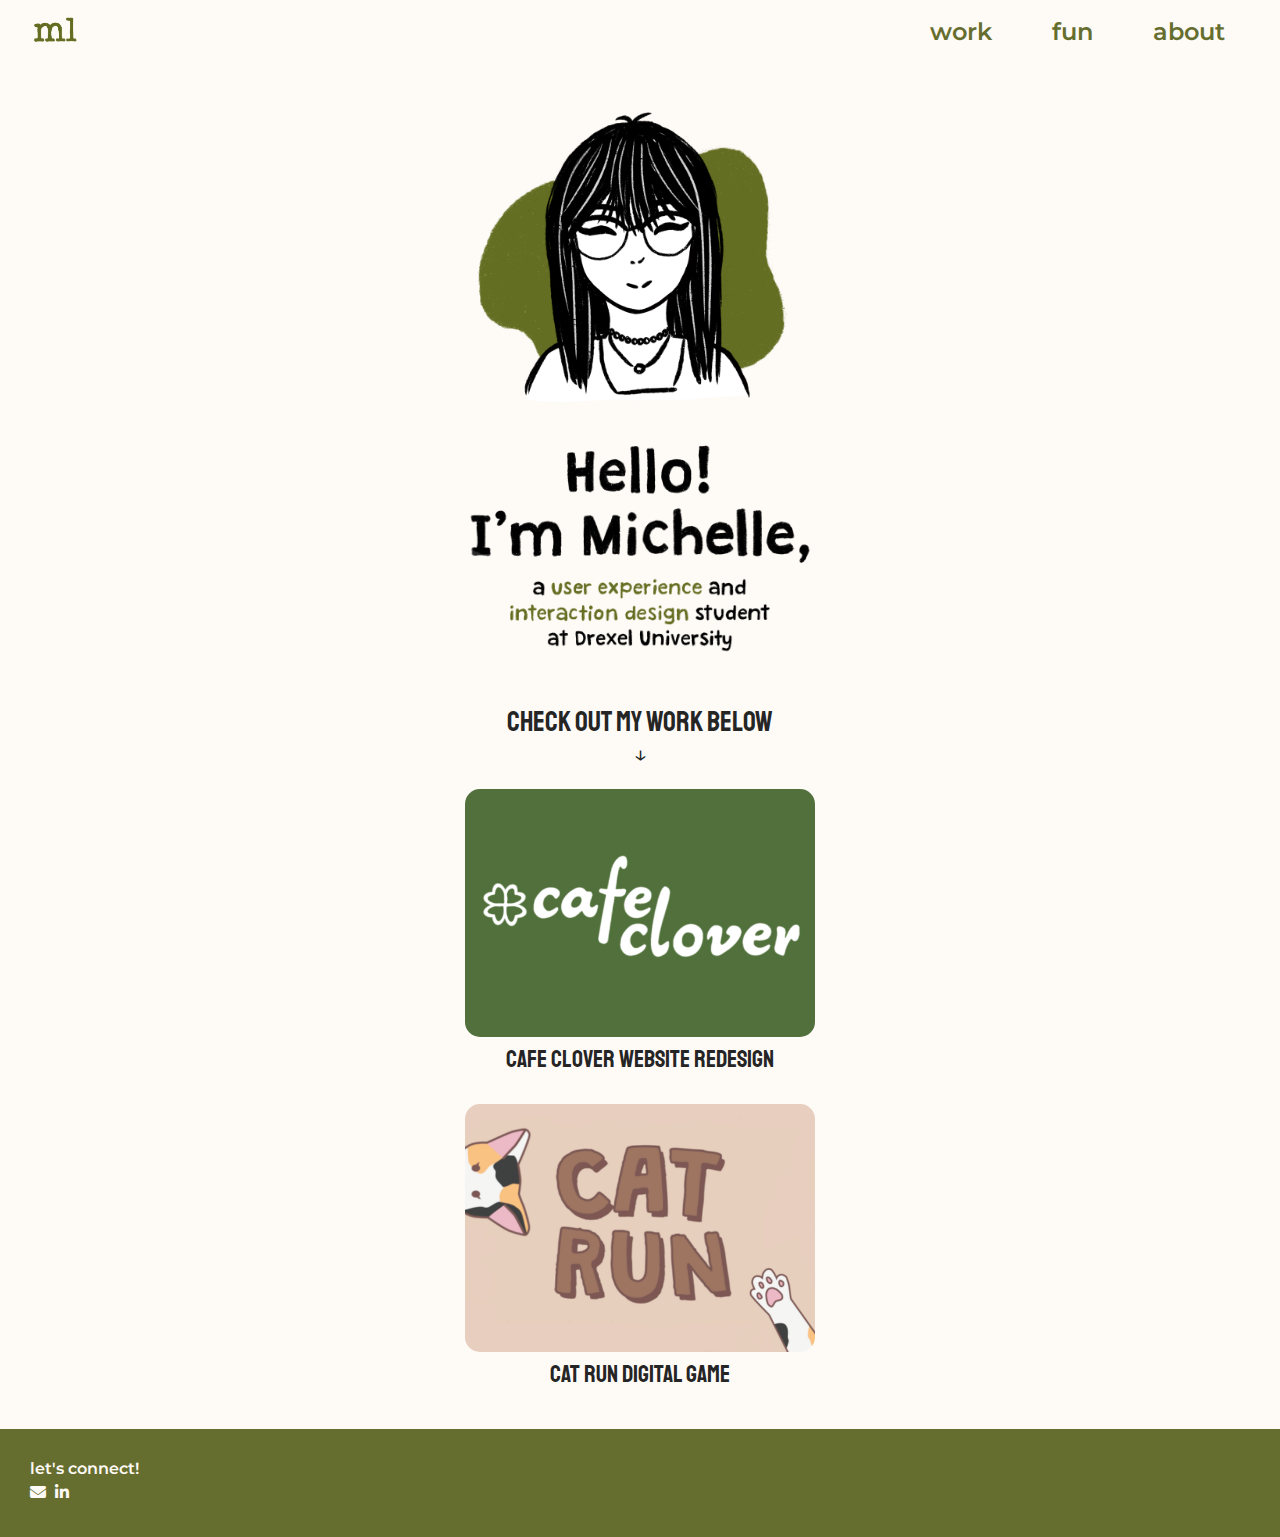
<file: index.html>
<!DOCTYPE html>
<html lang="en">
<head>
    <meta charset="UTF-8">
    <meta http-equiv="X-UA-Compatible" content="IE=edge">
    <meta name="viewport" content="width=device-width, initial-scale=1.0">
    <title>Home</title>
    <link href="css/normalize.css" rel="normalize" type="text/css">
    <link href="css/style.css" rel="stylesheet" type="text/css">
    <link href="https://cdnjs.cloudflare.com/ajax/libs/font-awesome/6.2.0/css/all.min.css" rel="stylesheet" type="text/css">
</head>
<body>
    <header>
        <nav>
            <div class="logo">
            <a href="index.html"><img
                alt="logo"
                height="60"
                width="60"
                src="assets/portfolioiconsmall.png"></a>
            </div>
            <div class="navbar">
                <input type="checkbox" class="toggle-menu">
                <div class="hamburger"></div>
                <ul class="menu">
                    <li><a href="index.html">work</a></li>
                    <li><a href="fun.html">fun</a></li>
                    <li><a href="about.html">about</a></li>
                </ul>
            </div>
        </nav>
    </header>
<div class="intro"> <!--Fun doodle of myself + short introduction of who I am and what I'm studying.-->
    <section>
        <img class="introimg"
        alt="intro img"
        height="400"
        width="400"
        src="assets/portfolioicon.png"/>
    </section>
    <section>
        <img class="introtext"
        alt="intro text"
        height="400"
        width="400"
        src="assets/portfoliointro.png"/>
    </section>
</div>
<div class="casestudies"> 
    <section class="check-work" id="work">
        <h3>check out my work below</h3>
    </section>
    <section class="arrow">
        <h3>&#8595;</h3>
    </section>
    <!--Clicking on the cover of each project will bring the user to the respective case study.-->
    <section class="case-study-1">
        <a href="casestudy1.html"><img
        alt="casestudy1"
        width="375"
        src="assets/cafeclovercover.png"
        /></a>
    </section>
    <section>
        <h2>Cafe Clover Website Redesign</h2>
    </section>
    <section class="case-study-2">
        <a href="casestudy2.html"><img
        alt="casestudy1"
        width="375"
        src="assets/catruncover.png"
        /></a>
    </section>
    <section>
        <h2>Cat Run Digital Game</h2>
    </section>
</div>
<footer class="footer">
    <section>
        <h4>let's connect!</h4>
        <a target="_blank" href="mailto:ml3725@drexel.edu"><i class="fa fa-envelope"></i></a>
        <a target="_blank" href="https://www.linkedin.com/in/mi-chelle-le/"><i class="fab fa-linkedin-in"></i></a>
    </section>
</footer>
</body>
</html>
</file>
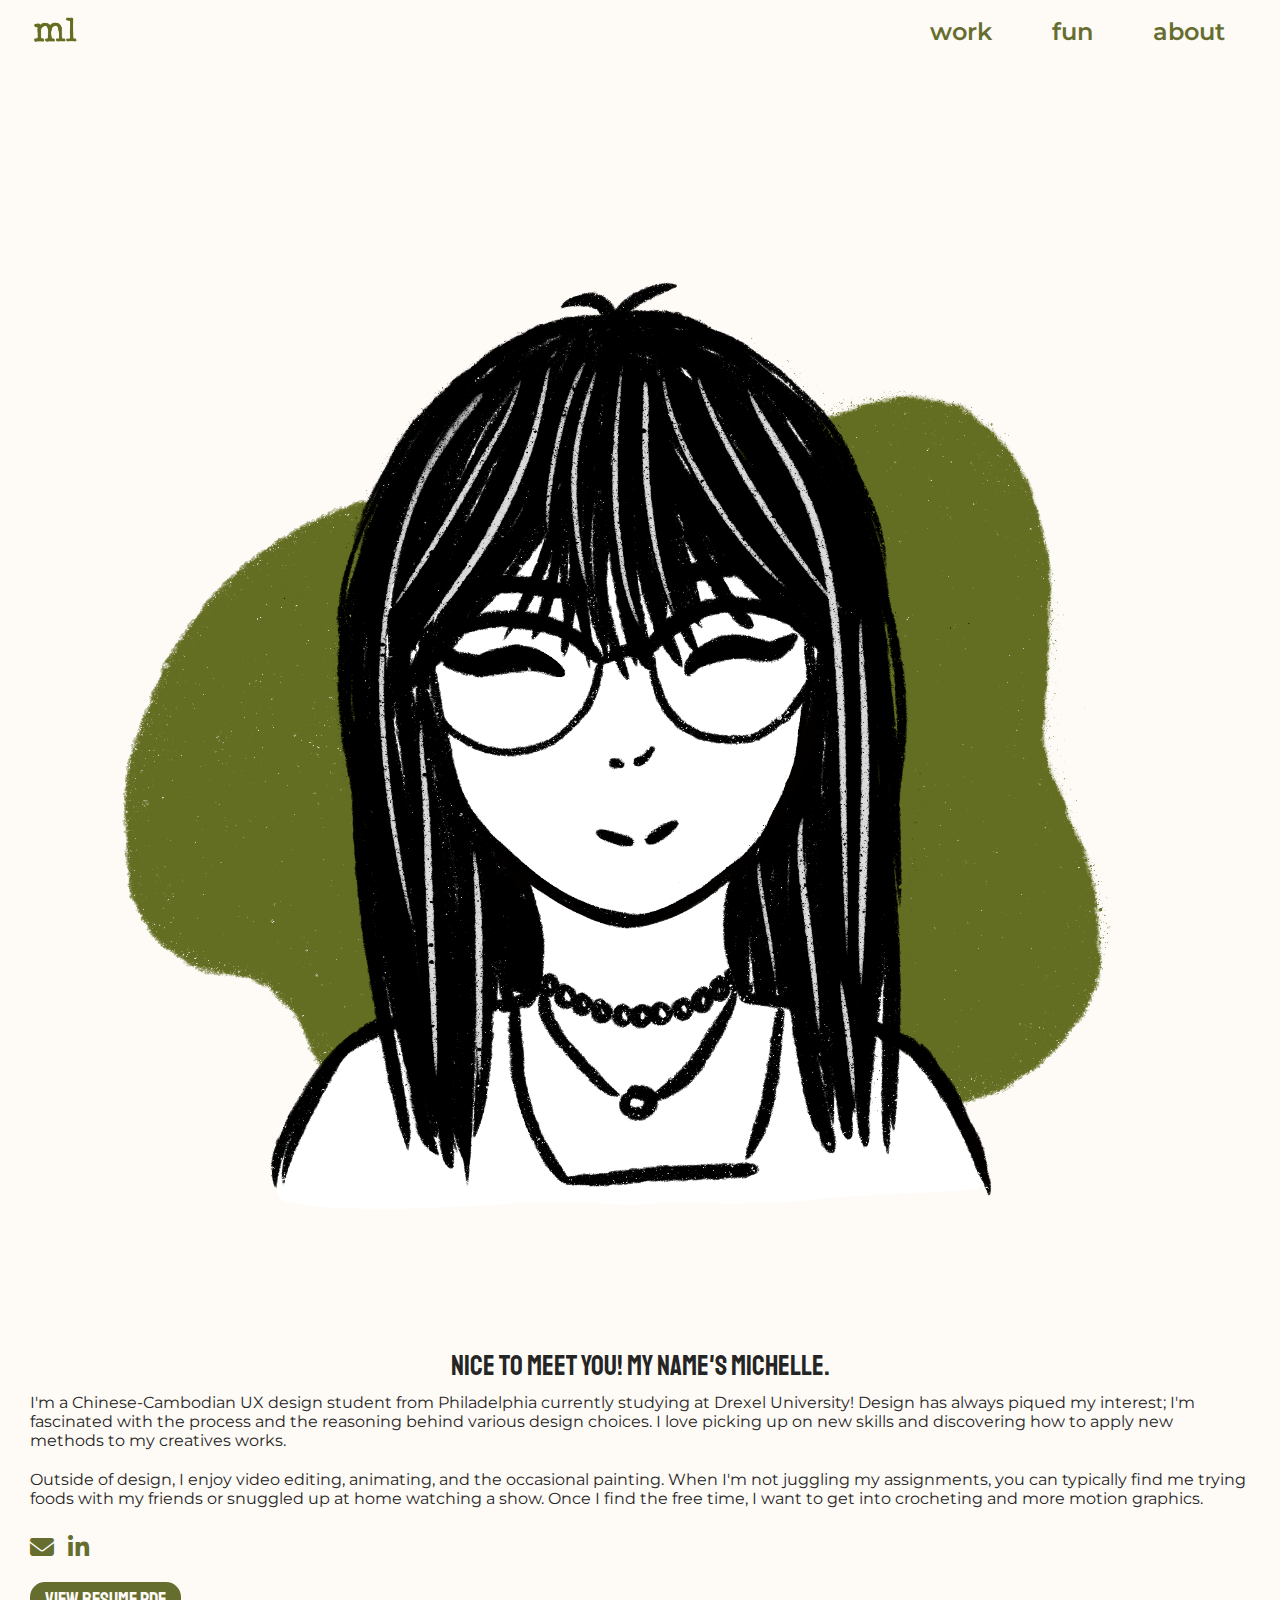
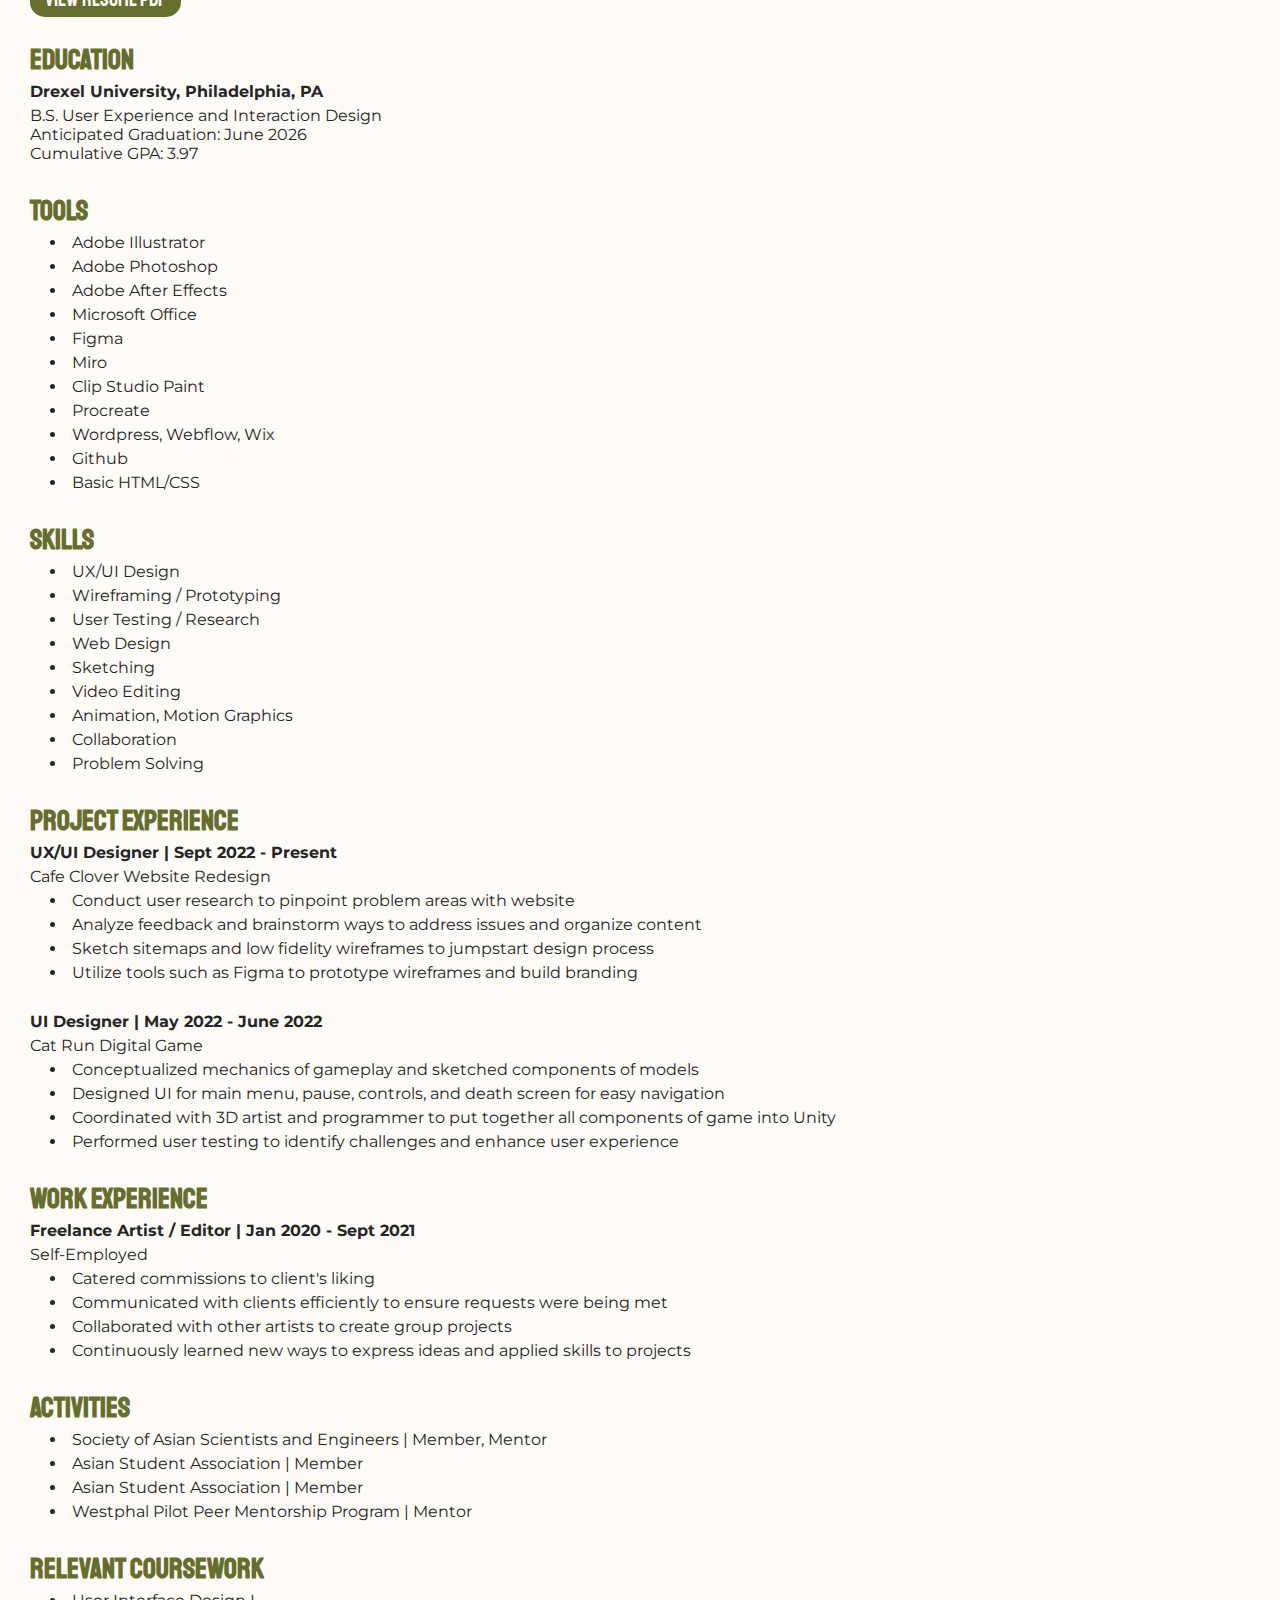
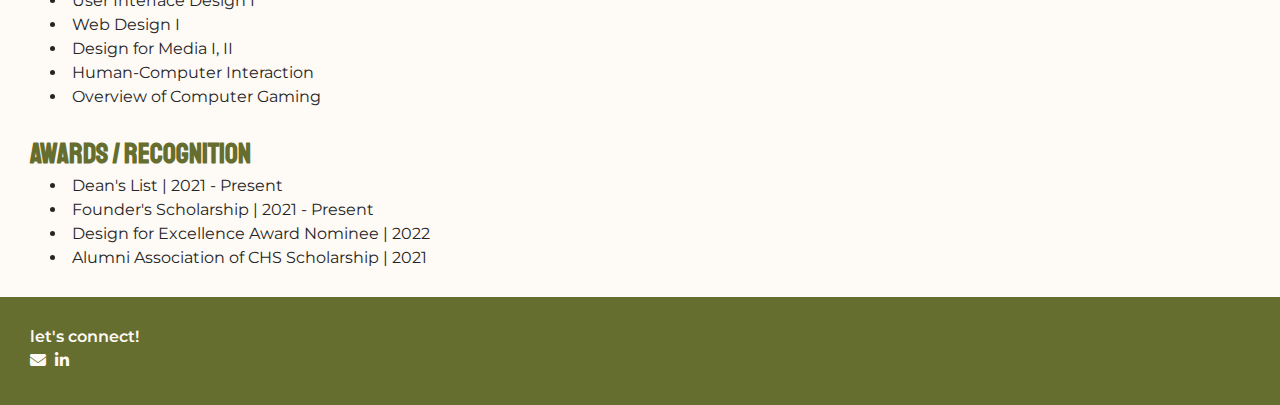
<file: about.html>
<!DOCTYPE html>
<html lang="en">
<head>
    <meta charset="UTF-8">
    <meta http-equiv="X-UA-Compatible" content="IE=edge">
    <meta name="viewport" content="width=device-width, initial-scale=1.0">
    <title>About</title>
    <link href="css/normalize.css" rel="normalize" type="text/css">
    <link href="css/style.css" rel="stylesheet" type="text/css">
    <link href="https://cdnjs.cloudflare.com/ajax/libs/font-awesome/6.2.0/css/all.min.css" rel="stylesheet" type="text/css">
</head>
<body>
    <header>
        <nav>
            <div class="logo">
            <a href="index.html"><img
                alt="logo"
                height="60"
                width="60"
                src="assets/portfolioiconsmall.png"></a>
            </div>
            <div class="navbar">
                <input type="checkbox" class="toggle-menu">
                <div class="hamburger"></div>
                <ul class="menu">
                    <li><a href="index.html">work</a></li>
                    <li><a href="fun.html">fun</a></li>
                    <li><a href="about.html">about</a></li>
                </ul>
            </div>
        </nav>
</header>
<div class="about">
<section> <!--A short introduction to who I am, along with button links to my email and linkedin.-->
    <img
    alt="portrait"
    style="width:100%"
    src="assets/portfolioicon.png"
    />
    <h3>Nice to meet you!
        My name's Michelle.</h3>
    <p>I&#39;m a Chinese-Cambodian UX design student from Philadelphia currently studying at Drexel University! Design has always piqued my interest; I&#39;m fascinated with the process and the reasoning behind various design choices. I love picking up on new skills and discovering how to apply new methods to my creatives works.</p>
    <p>Outside of design, I enjoy video editing, animating, and the occasional painting. When I&#39;m not juggling my assignments, you can typically find me trying foods with my friends or snuggled up at home watching a show. Once I find the free time, I want to get into crocheting and more motion graphics.</p>
</section>
<section class="contact">
    <a target="_blank" href="mailto:ml3725@drexel.edu"><i class="fa fa-envelope"></i></a>
    <a target="_blank" href="https://www.linkedin.com/in/mi-chelle-le/"><i class="fab fa-linkedin-in"></i></a>
</section>
</div>
<div class="resume"> <!--Start of resume section. If user needs a PDF version of my resume, they can click the button to obtain that. Otherwise, the whole resume can be read on this page.-->
<section>
    <a class="button" target="_blank" href="assets/portfolioresume.pdf">View Resume PDF</a>
</section>
<section>
    <h4>Education</h4>
    <h5>Drexel University, Philadelphia, PA</h5>
    <p>B.S. User Experience and Interaction Design</p>
    <p>Anticipated Graduation: June 2026</p>
    <p>Cumulative GPA: 3.97</p>
</section>
<section>
    <h4>Tools</h4>
    <ul>
        <li>Adobe Illustrator</li>
        <li>Adobe Photoshop</li>
        <li>Adobe After Effects</li>
        <li>Microsoft Office</li>
        <li>Figma</li>
        <li>Miro</li>
        <li>Clip Studio Paint</li>
        <li>Procreate</li>
        <li>Wordpress, Webflow, Wix</li>
        <li>Github</li>
        <li>Basic HTML/CSS</li>
    </ul>
</section>
<section>
    <h4>Skills</h4>
    <ul>
        <li>UX/UI Design</li>
        <li>Wireframing / Prototyping</li>
        <li>User Testing / Research</li>
        <li>Web Design</li>
        <li>Sketching</li>
        <li>Video Editing</li>
        <li>Animation, Motion Graphics</li>
        <li>Collaboration</li>
        <li>Problem Solving</li>
    </ul>
</section>
<section>
    <h4>Project Experience</h4>
    <h5>UX/UI Designer | Sept 2022 - Present</h5>
    <p>Cafe Clover Website Redesign</p>
    <ul>
        <li>Conduct user research to pinpoint problem areas with website</li>
        <li>Analyze feedback and brainstorm ways to address issues and organize content</li>
        <li>Sketch sitemaps and low fidelity wireframes to jumpstart design process</li>
        <li>Utilize tools such as Figma to prototype wireframes and build branding</li>
    </ul>
    <h5>UI Designer | May 2022 - June 2022</h5>
    <p>Cat Run Digital Game</p>
    <ul>
        <li>Conceptualized mechanics of gameplay and sketched components of models</li>
        <li>Designed UI for main menu, pause, controls, and death screen for easy navigation</li>
        <li>Coordinated with 3D artist and programmer to put together all components of game into Unity</li>
        <li>Performed user testing to identify challenges and enhance user experience</li>
    </ul>
</section>
<section>
    <h4>Work Experience</h4>
    <h5>Freelance Artist / Editor | Jan 2020 - Sept 2021</h5>
    <p>Self-Employed</p>
    <ul>
        <li>Catered commissions to client&#39;s liking</li>
        <li>Communicated with clients efficiently to ensure requests were being met</li>
        <li>Collaborated with other artists to create group projects</li>
        <li>Continuously learned new ways to express ideas and applied skills to projects</li>
    </ul>
</section>
<section>
    <h4>Activities</h4>
    <ul>
        <li>Society of Asian Scientists and Engineers | Member, Mentor</li>
        <li>Asian Student Association | Member</li>
        <li>Asian Student Association | Member</li>
        <li>Westphal Pilot Peer Mentorship Program | Mentor</li>
    </ul>
</section>
<section>
    <h4>Relevant Coursework</h4>
    <ul>
        <li>User Interface Design I</li>
        <li>Web Design I</li>
        <li>Design for Media I, II</li>
        <li>Human-Computer Interaction</li>
        <li>Overview of Computer Gaming</li>
    </ul>
</section>
<section>
    <h4>Awards / Recognition</h4>
    <ul>
        <li>Dean&#39;s List | 2021 - Present</li>
        <li>Founder&#39;s Scholarship | 2021 - Present</li>
        <li>Design for Excellence Award Nominee | 2022</li>
        <li>Alumni Association of CHS Scholarship | 2021</li>
    </ul>
</section>
</div>
<footer class="footer">
    <section>
        <h4>let's connect!</h4>
        <a target="_blank" href="mailto:ml3725@drexel.edu"><i class="fa fa-envelope"></i></a>
        <a target="_blank" href="https://www.linkedin.com/in/mi-chelle-le/"><i class="fab fa-linkedin-in"></i></a>
    </section>
</footer>
</body>
</html>
</file>
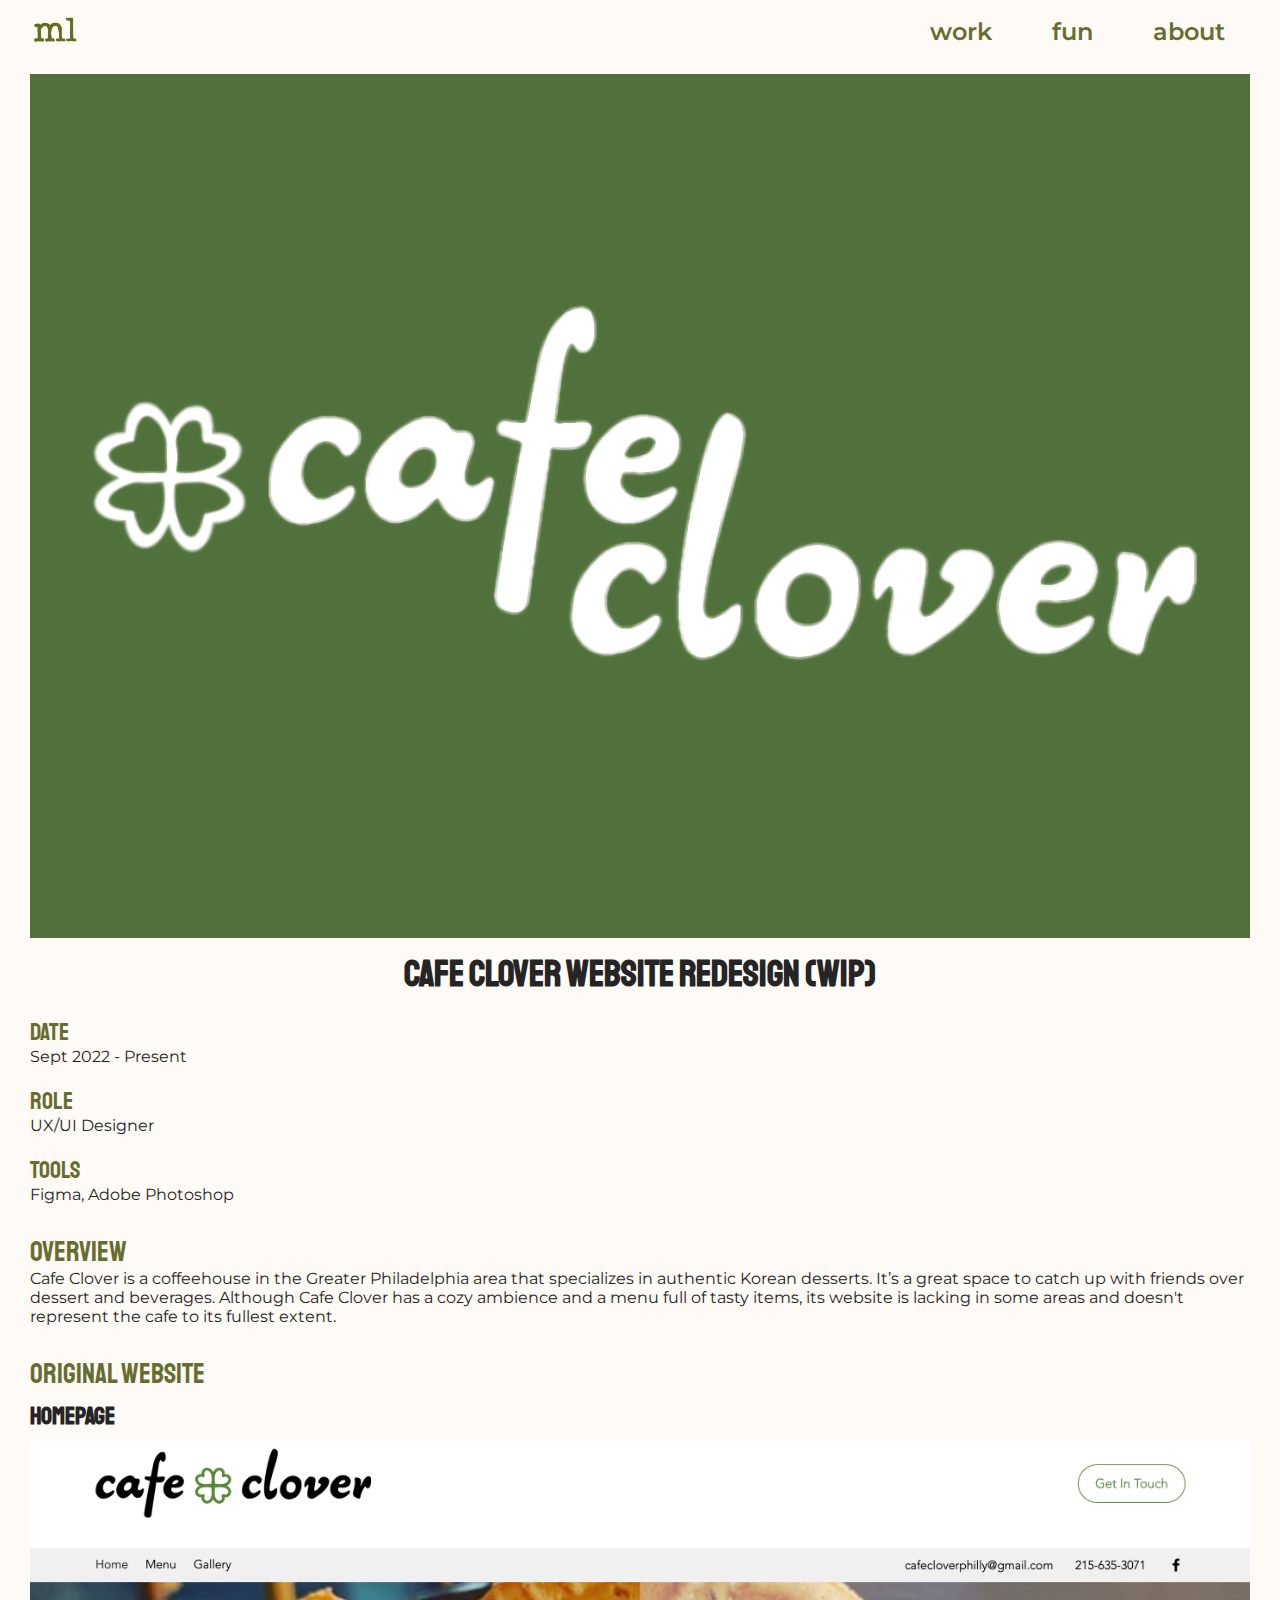
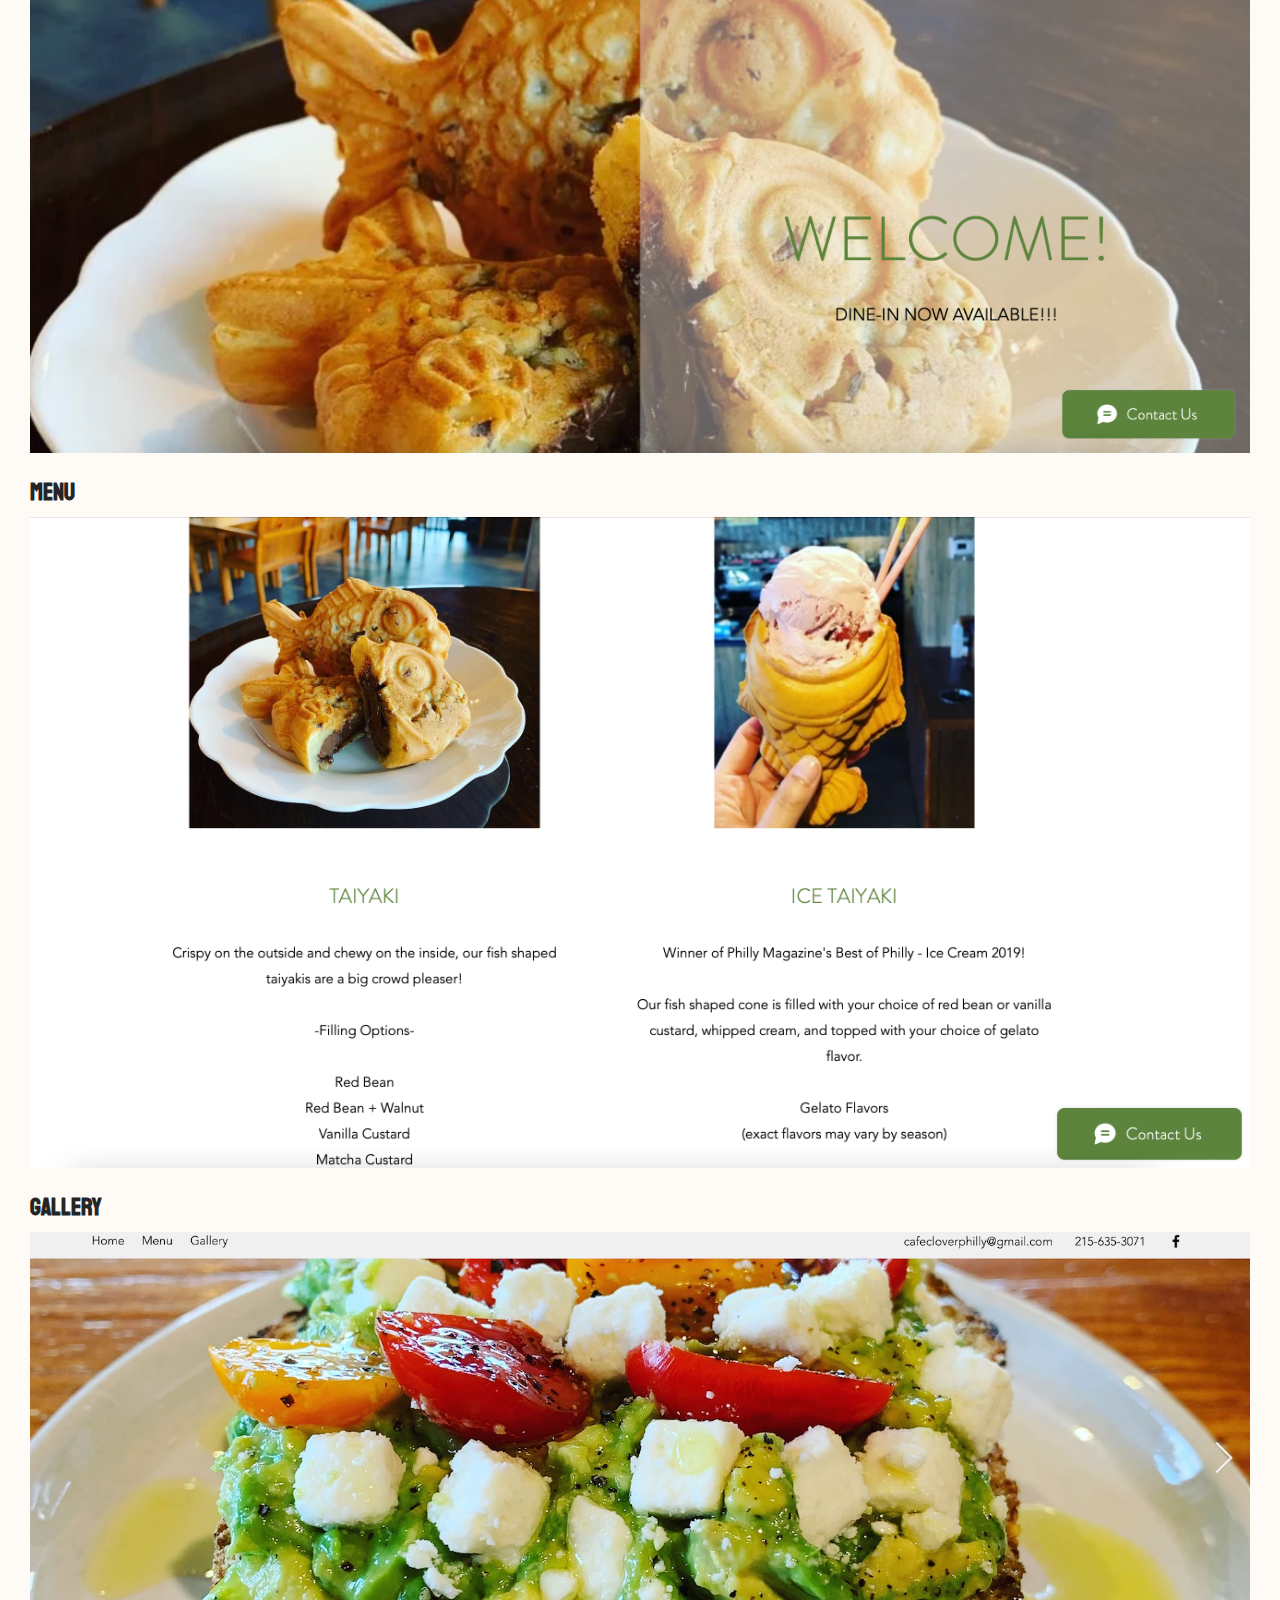
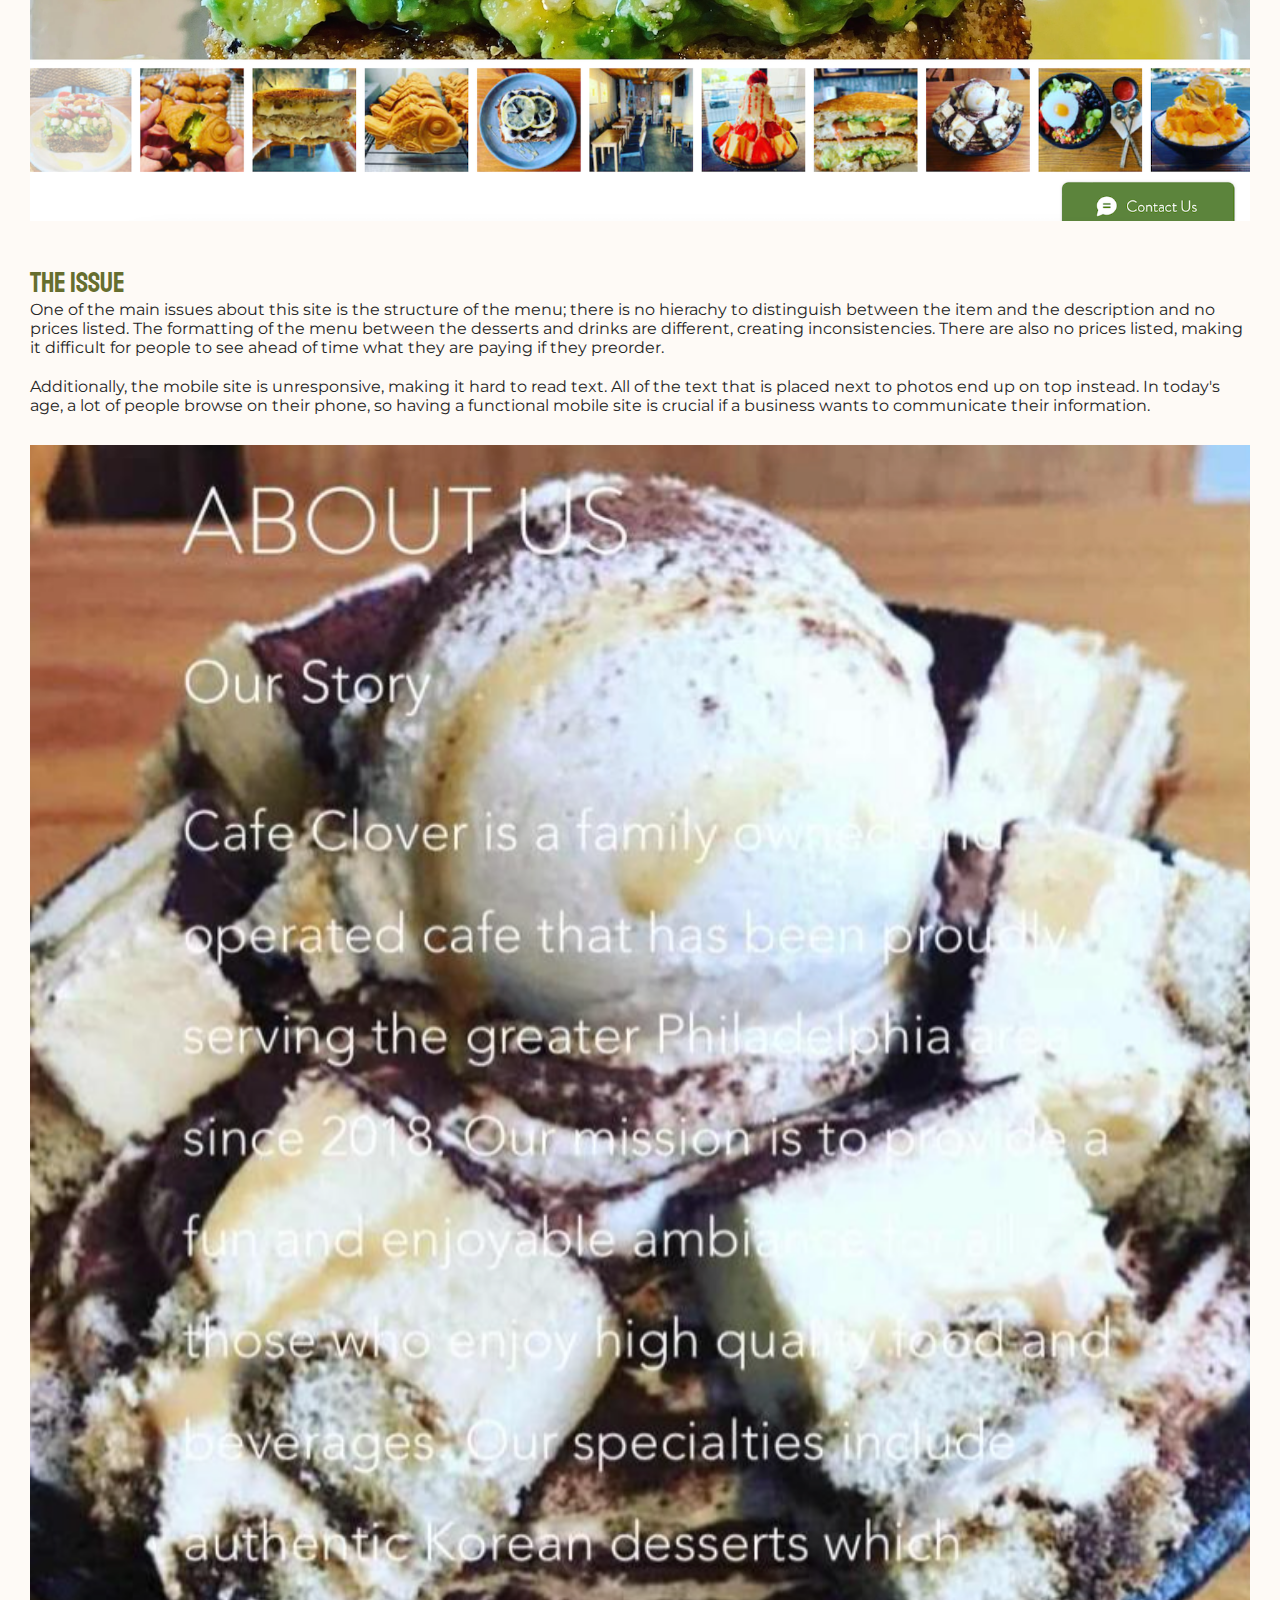
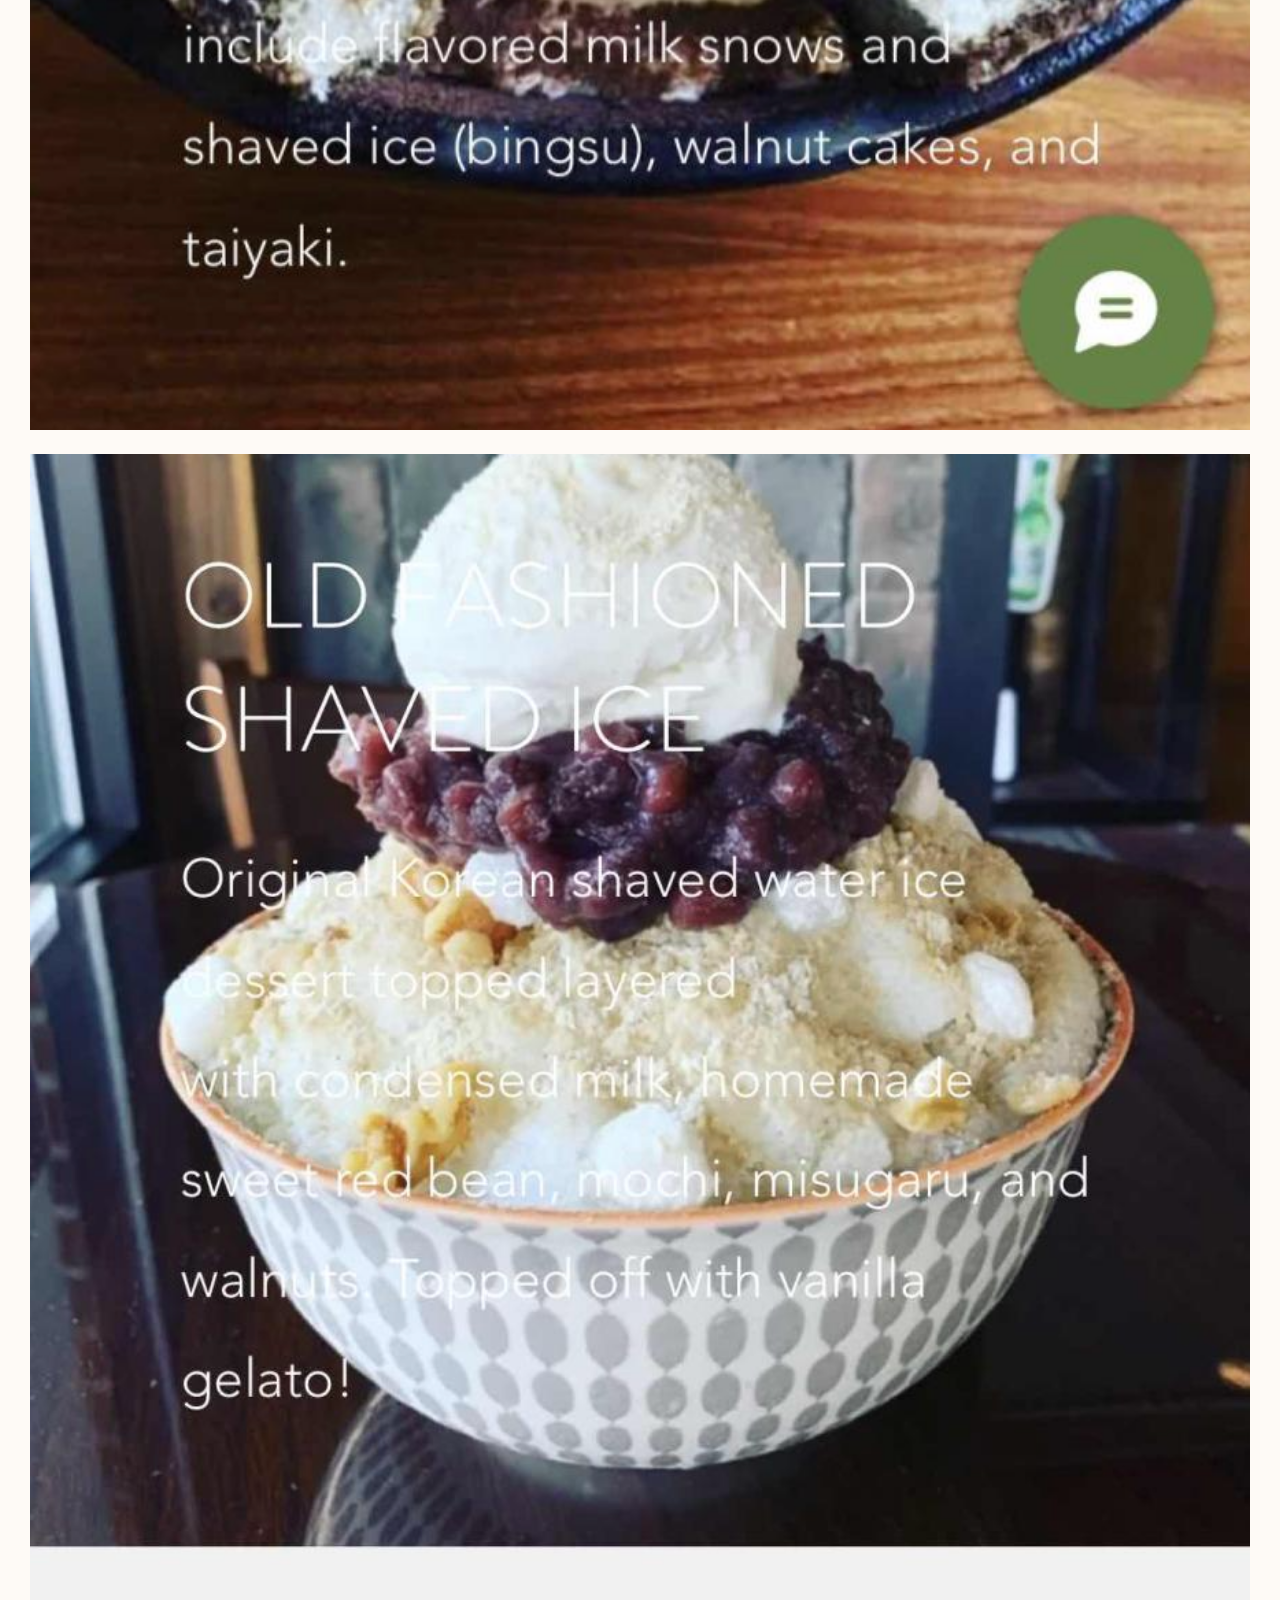
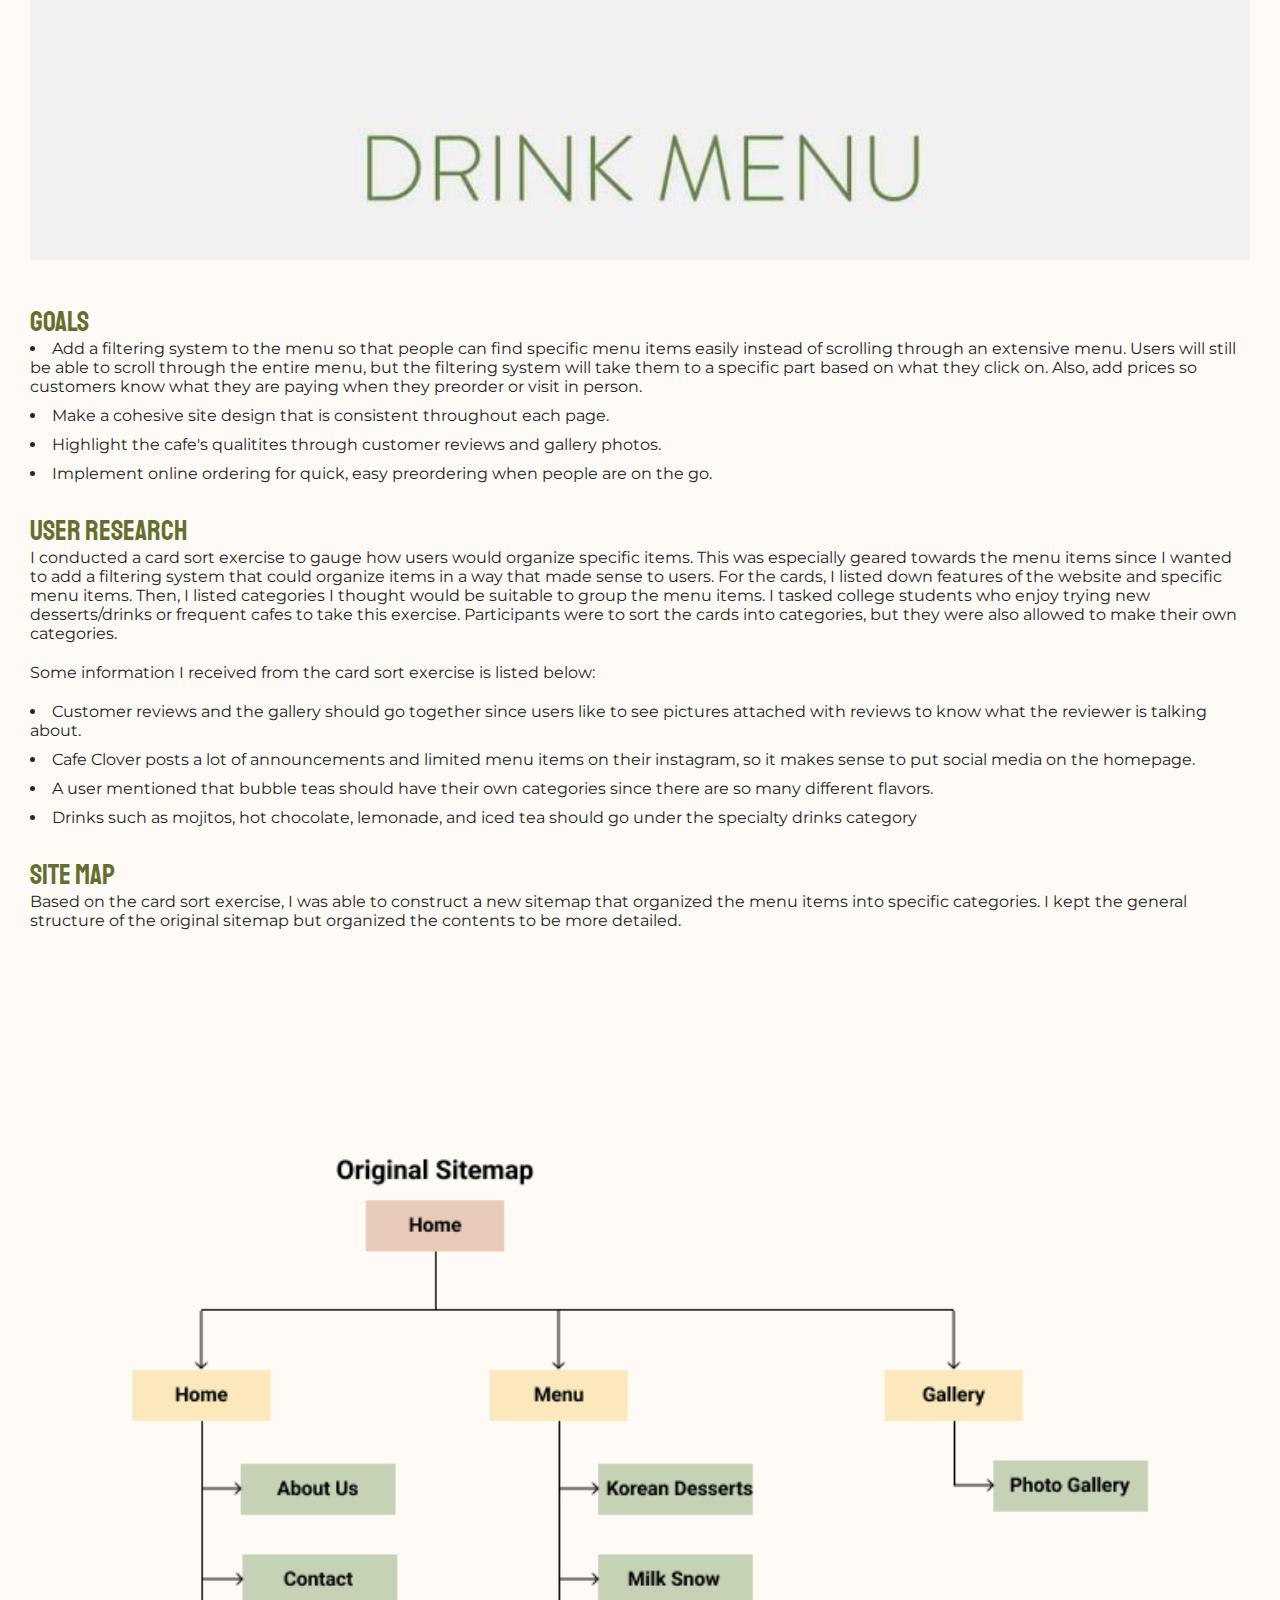
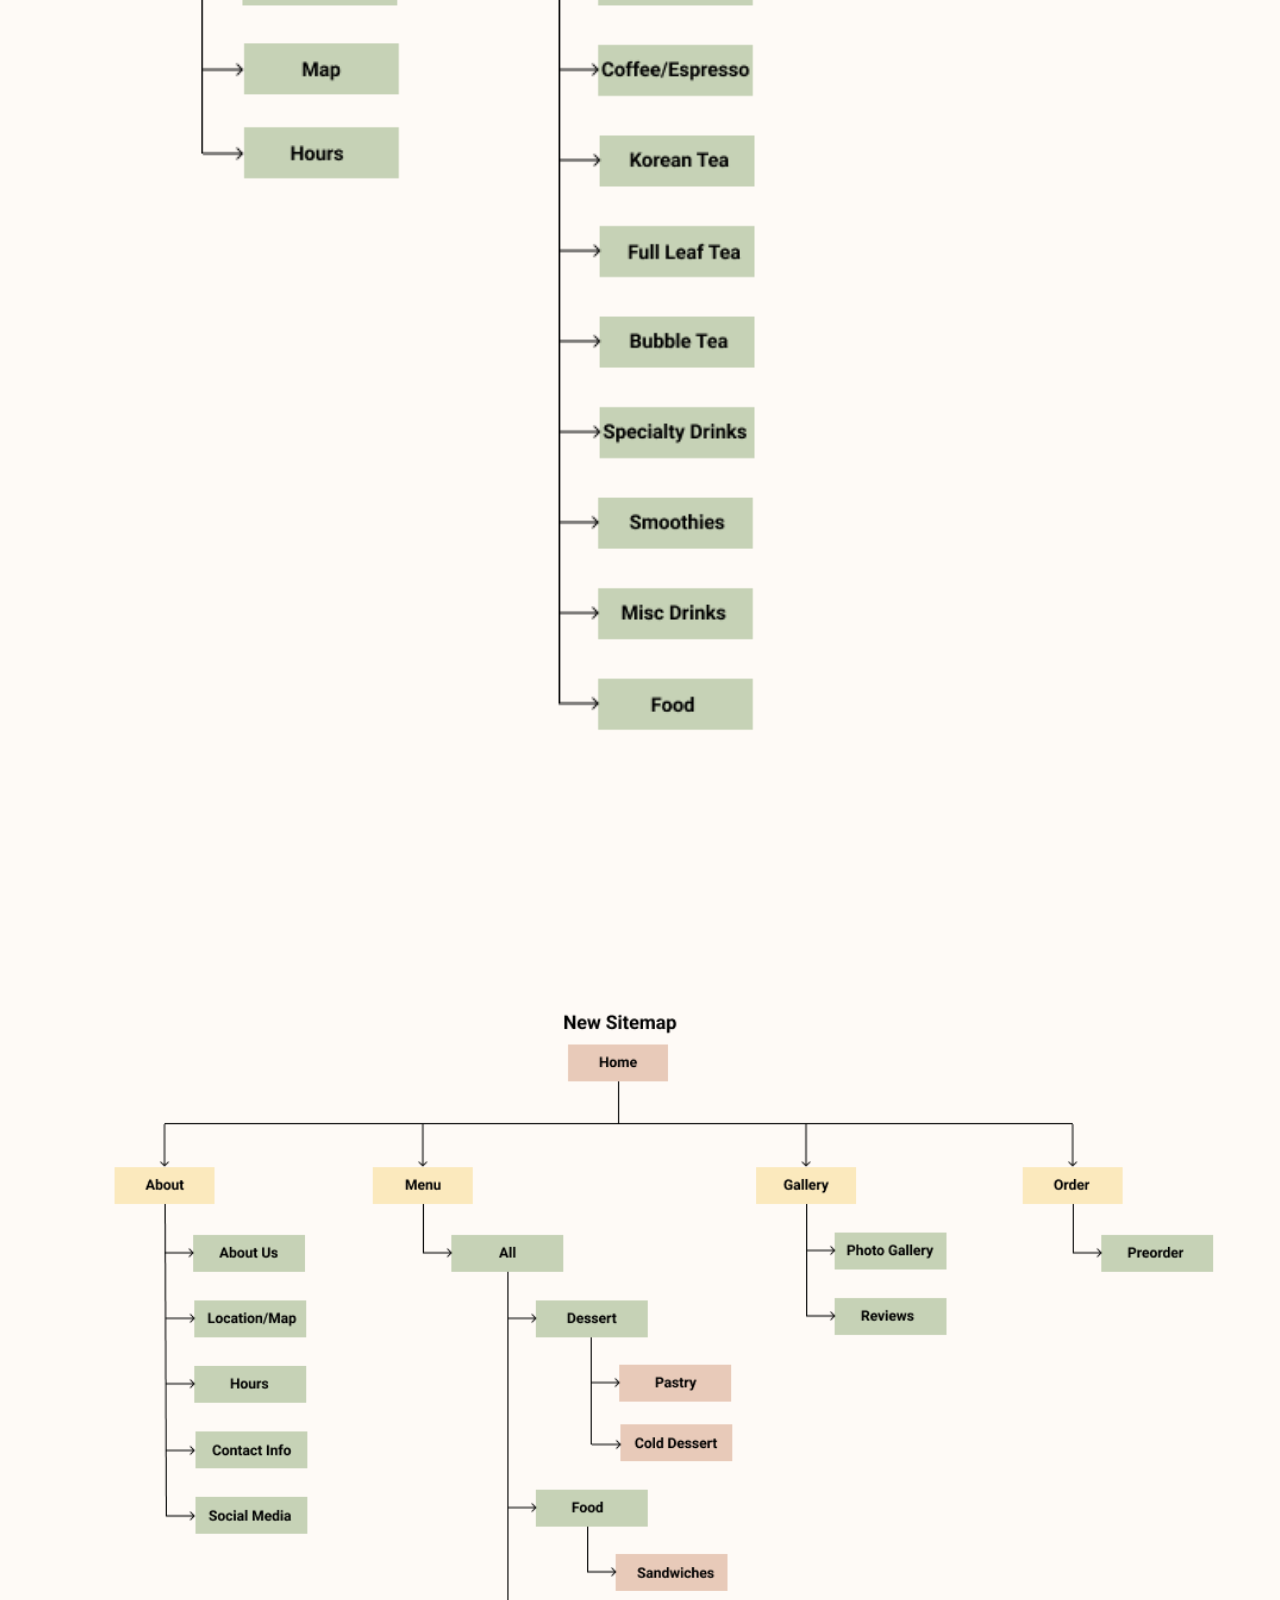
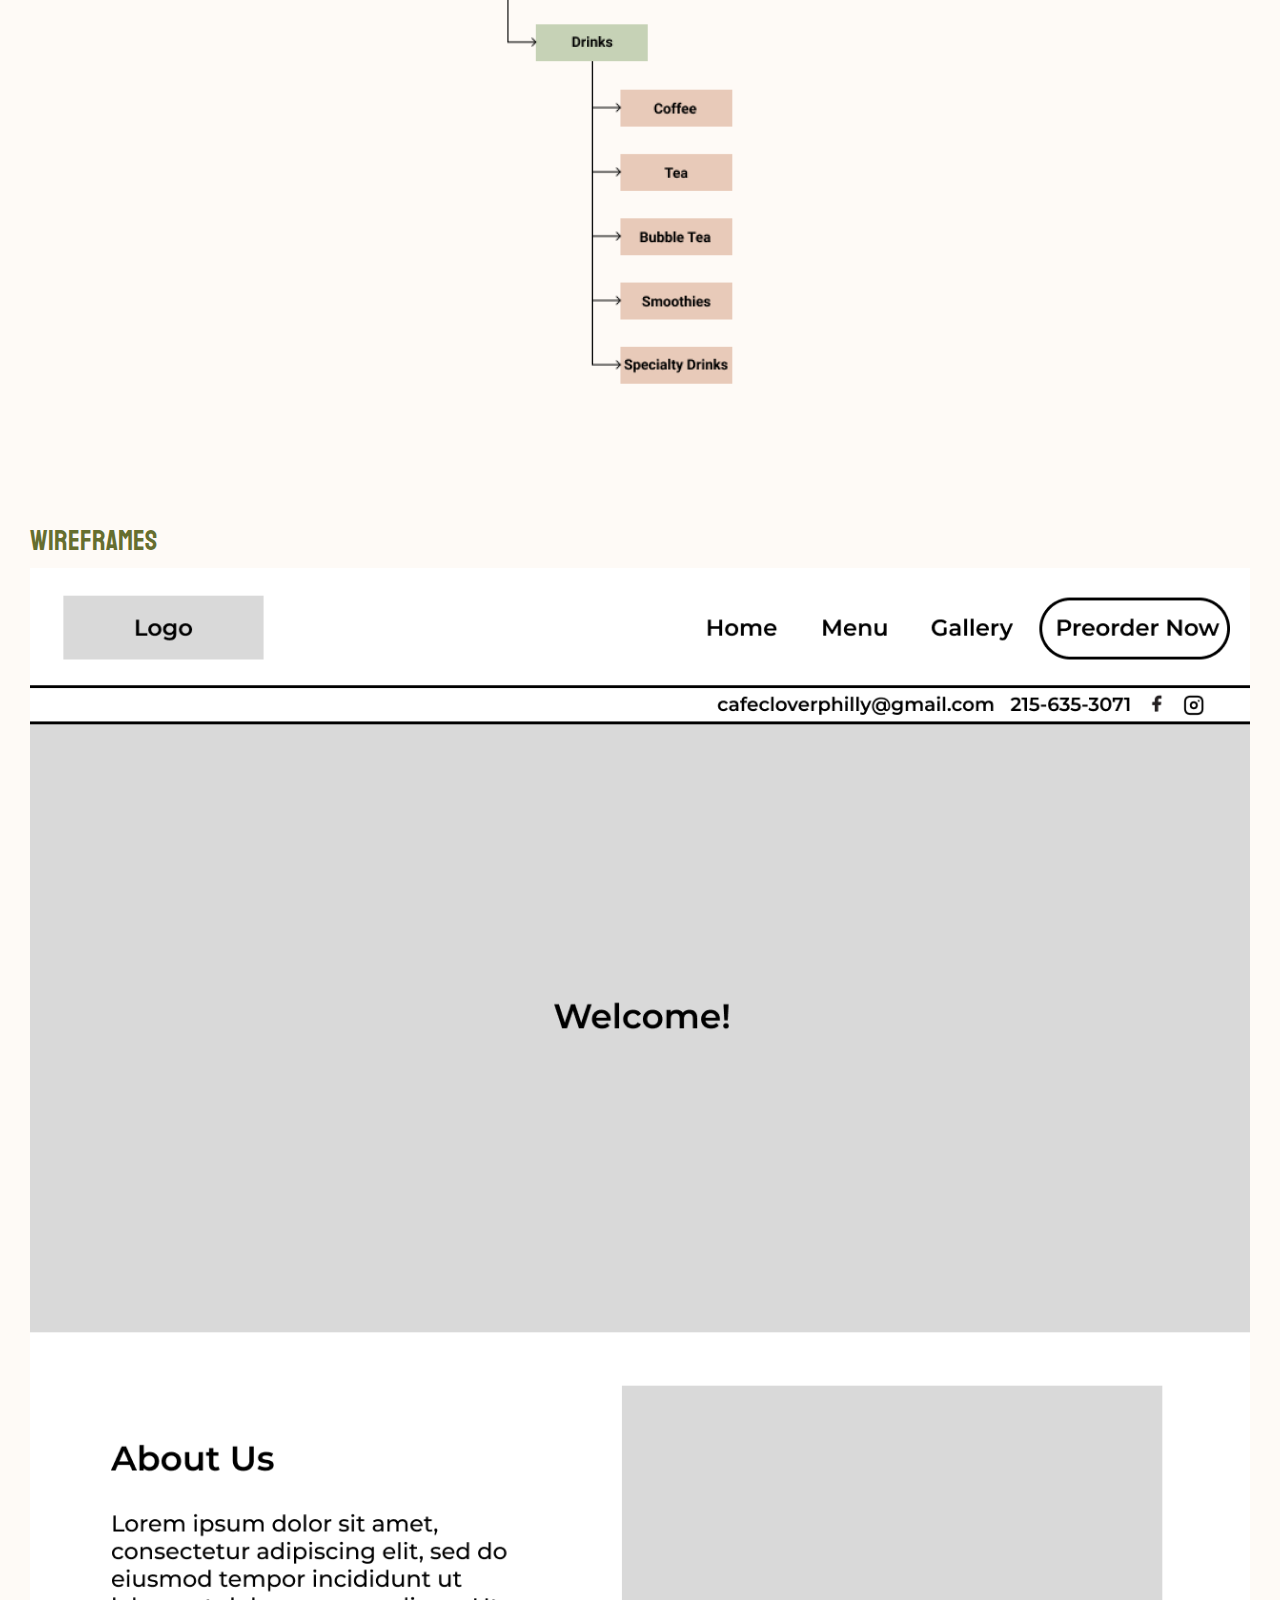
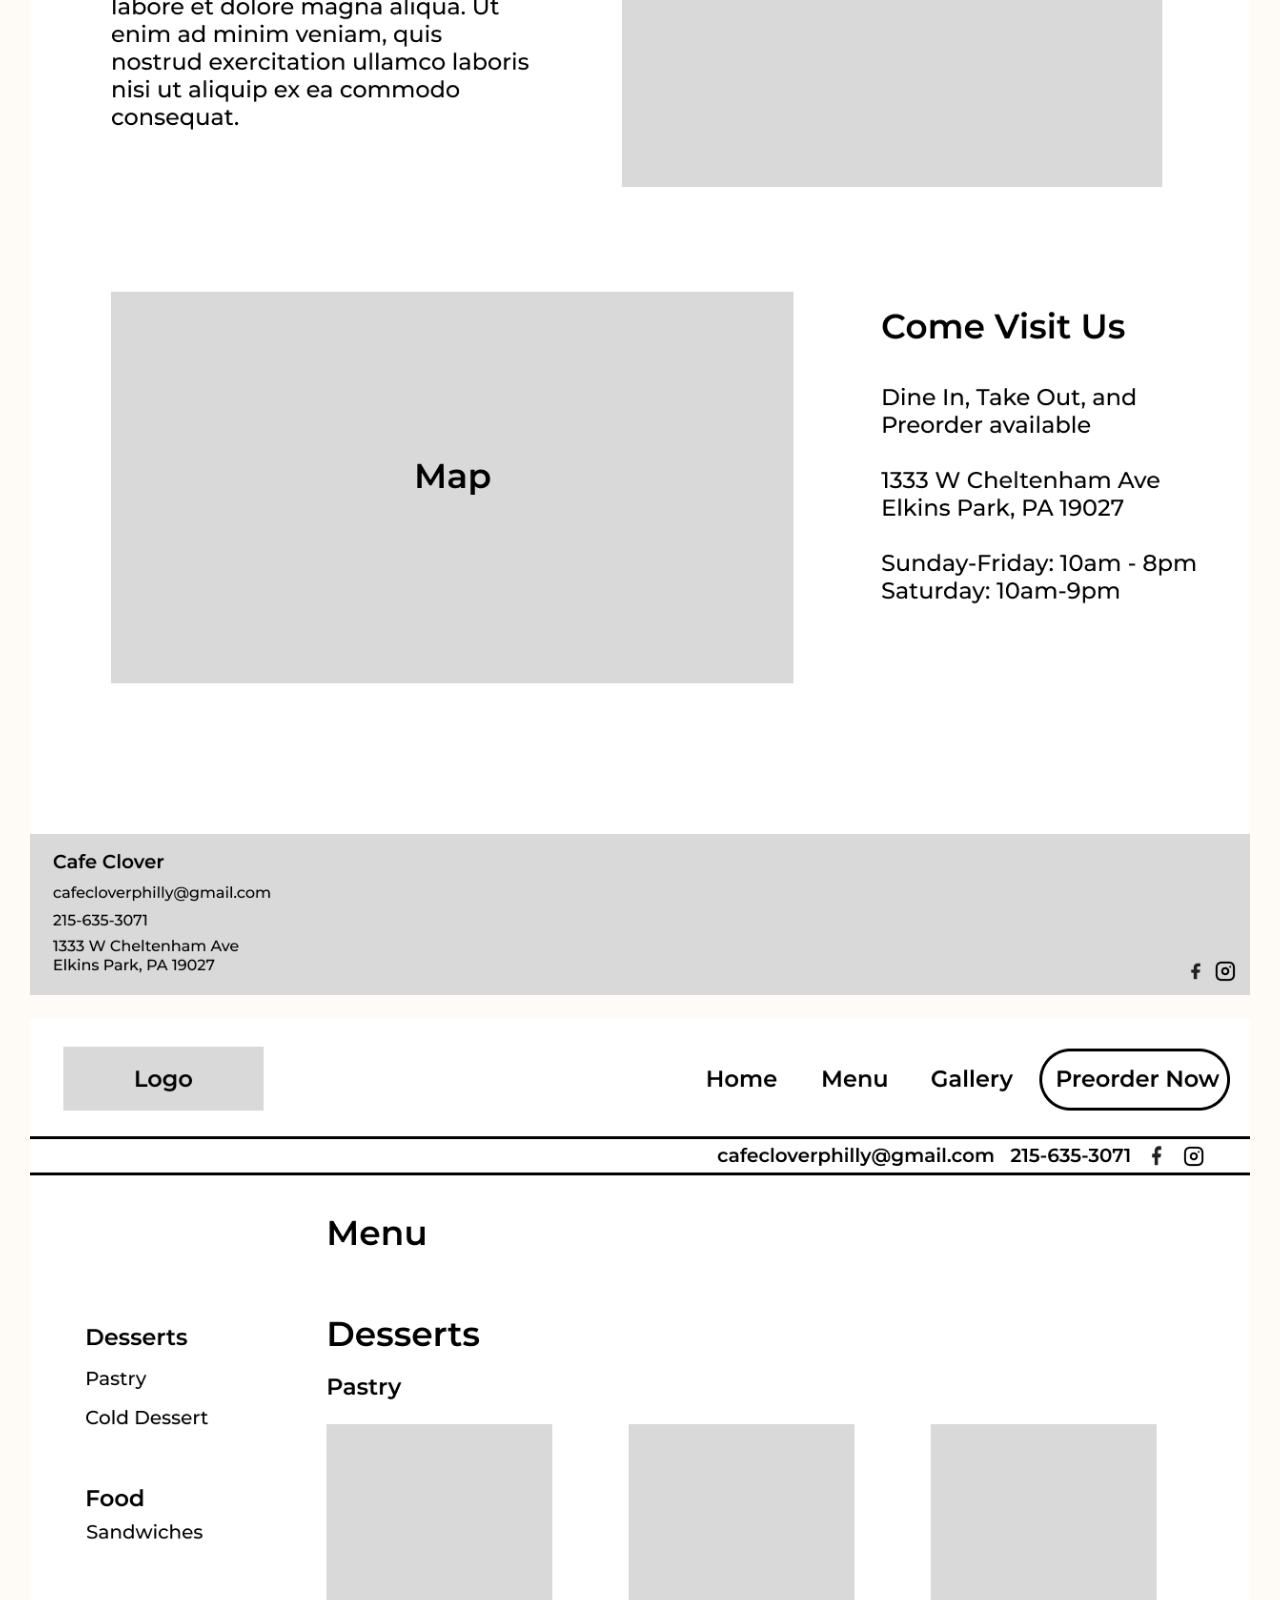
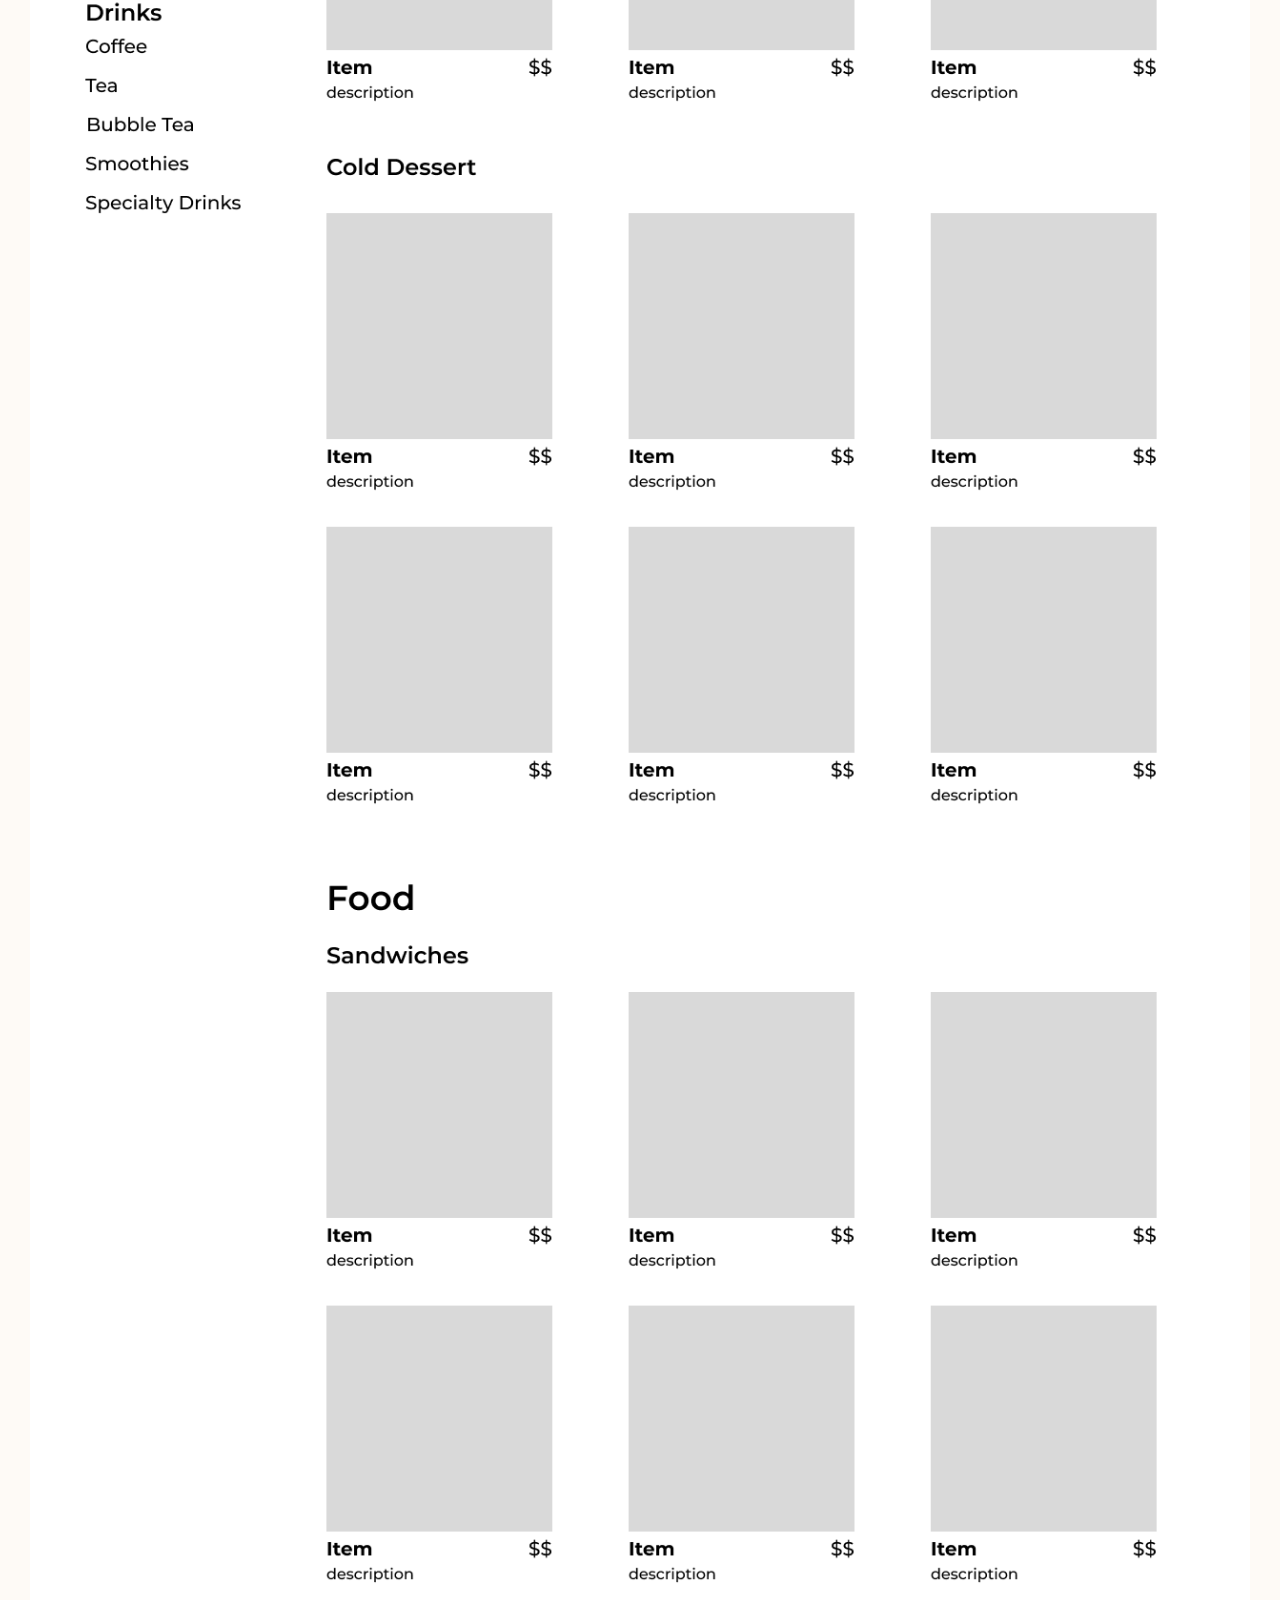
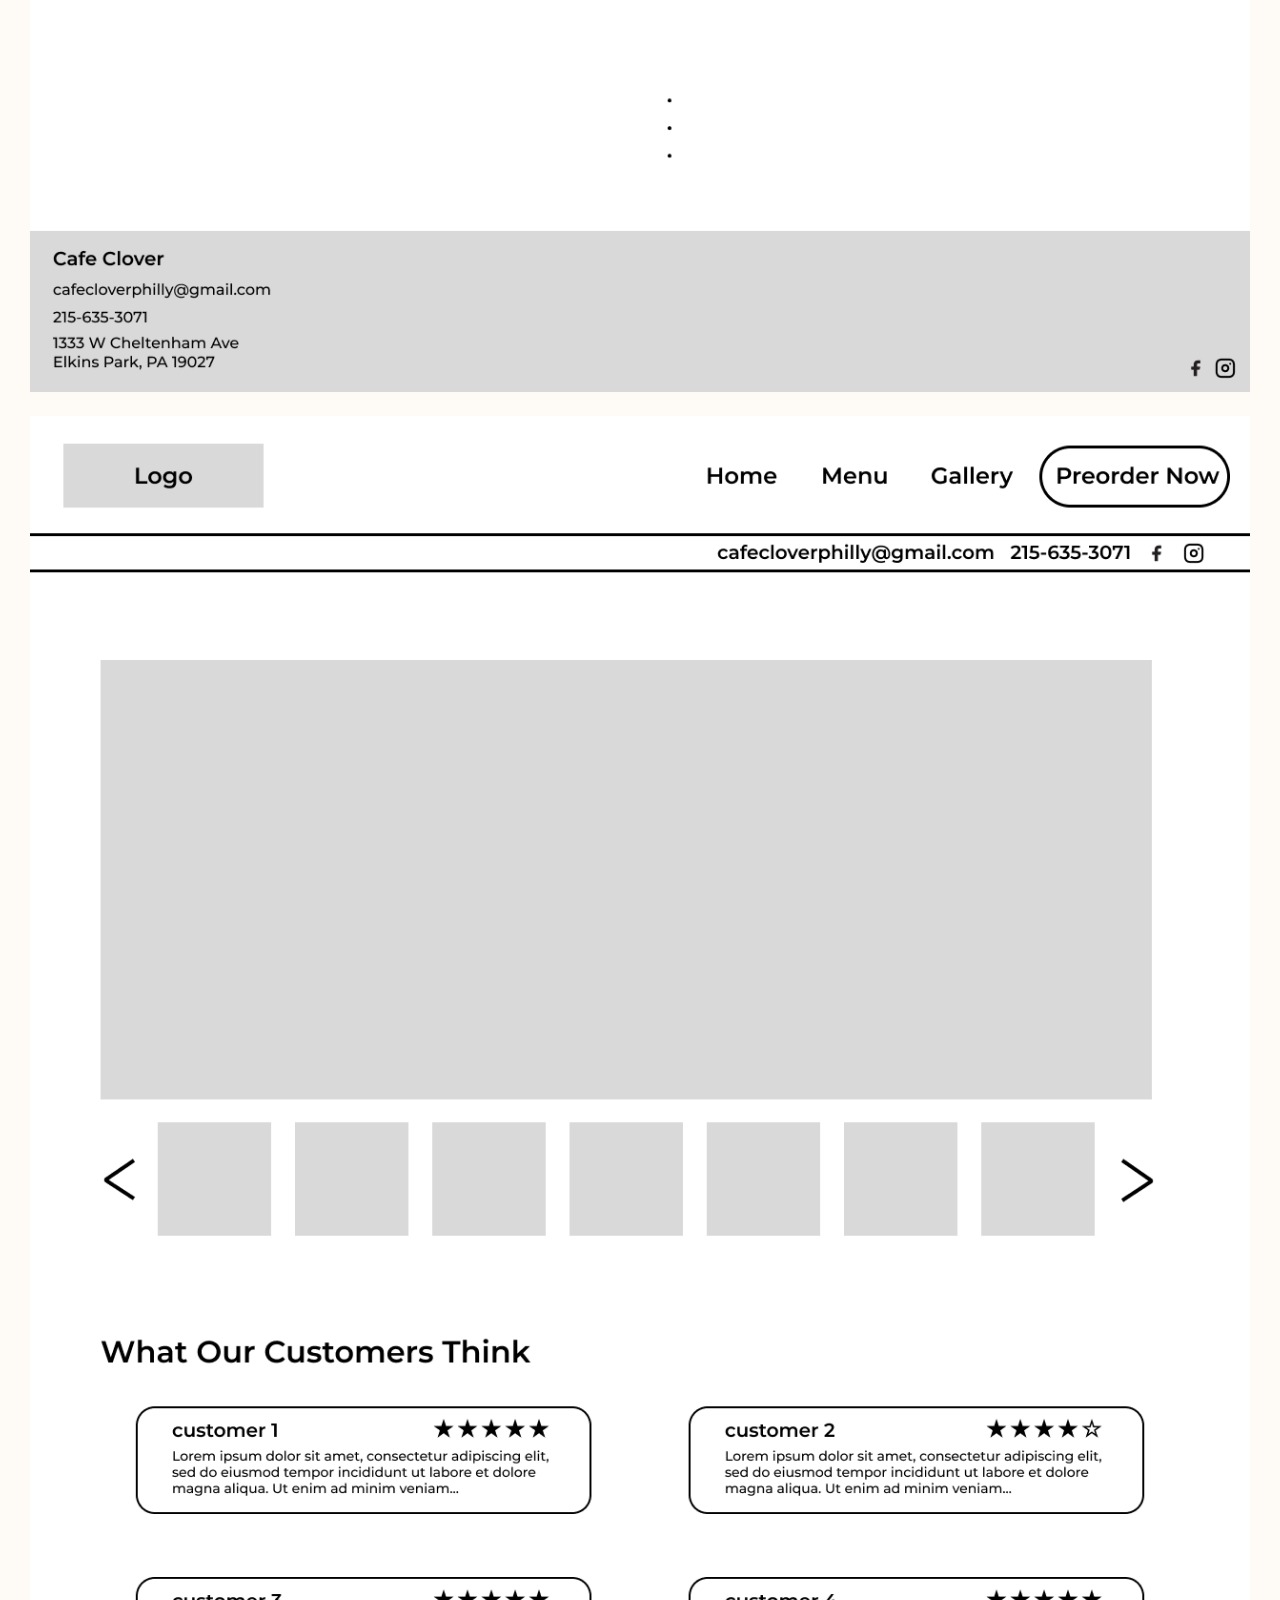
<file: casestudy1.html>
<!DOCTYPE html>
<html lang="en">
<head>
    <meta charset="UTF-8">
    <meta http-equiv="X-UA-Compatible" content="IE=edge">
    <meta name="viewport" content="width=device-width, initial-scale=1.0">
    <title>Cafe Clover</title>
    <link href="css/normalize.css" rel="normalize" type="text/css">
    <link href="css/style.css" rel="stylesheet" type="text/css">
    <link href="https://cdnjs.cloudflare.com/ajax/libs/font-awesome/6.2.0/css/all.min.css" rel="stylesheet" type="text/css">
</head>
<body>
    <header>
        <nav>
            <div class="logo">
            <a href="index.html"><img
                alt="logo"
                height="60"
                width="60"
                src="assets/portfolioiconsmall.png"></a>
            </div>
            <div class="navbar">
                <input type="checkbox" class="toggle-menu">
                <div class="hamburger"></div>
                <ul class="menu">
                    <li><a href="index.html">work</a></li>
                    <li><a href="fun.html">fun</a></li>
                    <li><a href="about.html">about</a></li>
                </ul>
            </div>
        </nav>
</header>
<div class="casestudy">
    <section class="casestudyheader">
        <img
        alt="cafecloverheader"
        src="assets/cafeclovercover.png">
        <h2>Cafe Clover Website Redesign (WIP)</h2>
    </section>
<div class="casestudyinfo"> 
    <section>
        <h3>Date</h3>
        <p>Sept 2022 - Present</p>
    </section>
    <section>
        <h3>Role</h3>
        <p>UX/UI Designer</p>
    </section>
    <section>
        <h3>Tools</h3>
        <p>Figma, Adobe Photoshop</p>
    </section>
</div>
<div class="casestudymain">
    <section>
        <h3>Overview</h3>
        <p>Cafe Clover is a coffeehouse in the Greater Philadelphia area that specializes in authentic Korean desserts. It’s a great space to catch up with friends over dessert and beverages. Although Cafe Clover has a cozy ambience and a menu full of tasty items, its website is lacking in some areas and doesn't represent the cafe to its fullest extent. </p>
    </section>
    <section>
        <h3>Original Website</h3>
        <h4>Homepage</h4>
        <img
        alt="cafecloverhome"
        src="assets/cafecloverhome.png">
        <h4>Menu</h4>
        <img
        alt="cafeclovermenu"
        src="assets/cafeclovermenu.png">
        <h4>Gallery</h4>
        <img
        alt="cafeclovergallery"
        src="assets/cafeclovergallery.png">
    </section>
    <section>
        <h3>The Issue</h3>
        <p>One of the main issues about this site is the structure of the menu; there is no hierachy to distinguish between the item and the description and no prices listed. The formatting of the menu between the desserts and drinks are different, creating inconsistencies. There are also no prices listed, making it difficult for people to see ahead of time what they are paying if they preorder.</p>
        <p>Additionally, the mobile site is unresponsive, making it hard to read text. All of the text that is placed next to photos end up on top instead. In today's age, a lot of people browse on their phone, so having a functional mobile site is crucial if a business wants to communicate their information. </p>
        <img
        alt="cafeclovermobile1"
        src="assets/cafeclovermobile1.png">
        <img
        alt="cafeclovermobile2"
        src="assets/cafeclovermobile2.png">
    </section>
    <section>
        <h3>Goals</h3>
        <ul>
            <li>Add a filtering system to the menu so that people can find specific menu items easily instead of scrolling through an extensive menu. Users will still be able to scroll through the entire menu, but the filtering system will take them to a specific part based on what they click on. Also, add prices so customers know what they are paying when they preorder or visit in person.</li>
            <li>Make a cohesive site design that is consistent throughout each page.</li>
            <li>Highlight the cafe&#39;s qualitites through customer reviews and gallery photos.</li>
            <li>Implement online ordering for quick, easy preordering when people are on the go.</li>
        </ul>
    </section>
    <section>
        <h3>User Research</h3>
        <p>I conducted a card sort exercise to gauge how users would organize specific items. This was especially geared towards the menu items since I wanted to add a filtering system that could organize items in a way that made sense to users. For the cards, I listed down features of the website and specific menu items. Then, I listed categories I thought would be suitable to group the menu items. I tasked college students who enjoy trying new desserts/drinks or frequent cafes to take this exercise. Participants were to sort the cards into categories, but they were also allowed to make their own categories.</p>
        <p>Some information I received from the card sort exercise is listed below:</p>
        <ul>
            <li>Customer reviews and the gallery should go together since users like to see pictures attached with reviews to know what the reviewer is talking about.</li>
            <li>Cafe Clover posts a lot of announcements and limited menu items on their instagram, so it makes sense to put social media on the homepage.</li>
            <li>A user mentioned that bubble teas should have their own categories since there are so many different flavors.</li>
            <li>Drinks such as mojitos, hot chocolate, lemonade, and iced tea should go under the specialty drinks category</li>
        </ul>
    </section>
    <section>
        <h3>Site Map</h3>
        <p>Based on the card sort exercise, I was able to construct a new sitemap that organized the menu items into specific categories. I kept the general structure of the original sitemap but organized the contents to be more detailed.</p>
        <img
        alt="ogsitemap"
        src="assets/ogsitemap.png">
        <img
        alt="newsitemap"
        src="assets/newsitemap.png">
    </section>
    <section>
        <h3>Wireframes</h3>
        <img
        alt="desktop_home"
        src="assets/desktop_home.png">
        <img
        alt="desktop_menu"
        src="assets/desktop_menu.png">
        <img
        alt="desktop_gallery"
        src="assets/desktop_gallery.png">
        <img
        alt="desktop_preorder1"
        src="assets/desktop_preorder1.png">
        <img
        alt="desktop_preorder2"
        src="assets/desktop_preorder2.png">
    </section>
</div>
    <section class="notice">
        <h3>This project is a WIP. More coming soon!</h3> <!--Add more to this case study when project progresses. For now, WIP-->
    </section>
</div>
<footer class="footer">
    <section>
        <h4>let's connect!</h4>
        <a target="_blank" href="mailto:ml3725@drexel.edu"><i class="fa fa-envelope"></i></a>
        <a target="_blank" href="https://www.linkedin.com/in/mi-chelle-le/"><i class="fab fa-linkedin-in"></i></a>
    </section>
</footer>
</body>
</html>
</file>
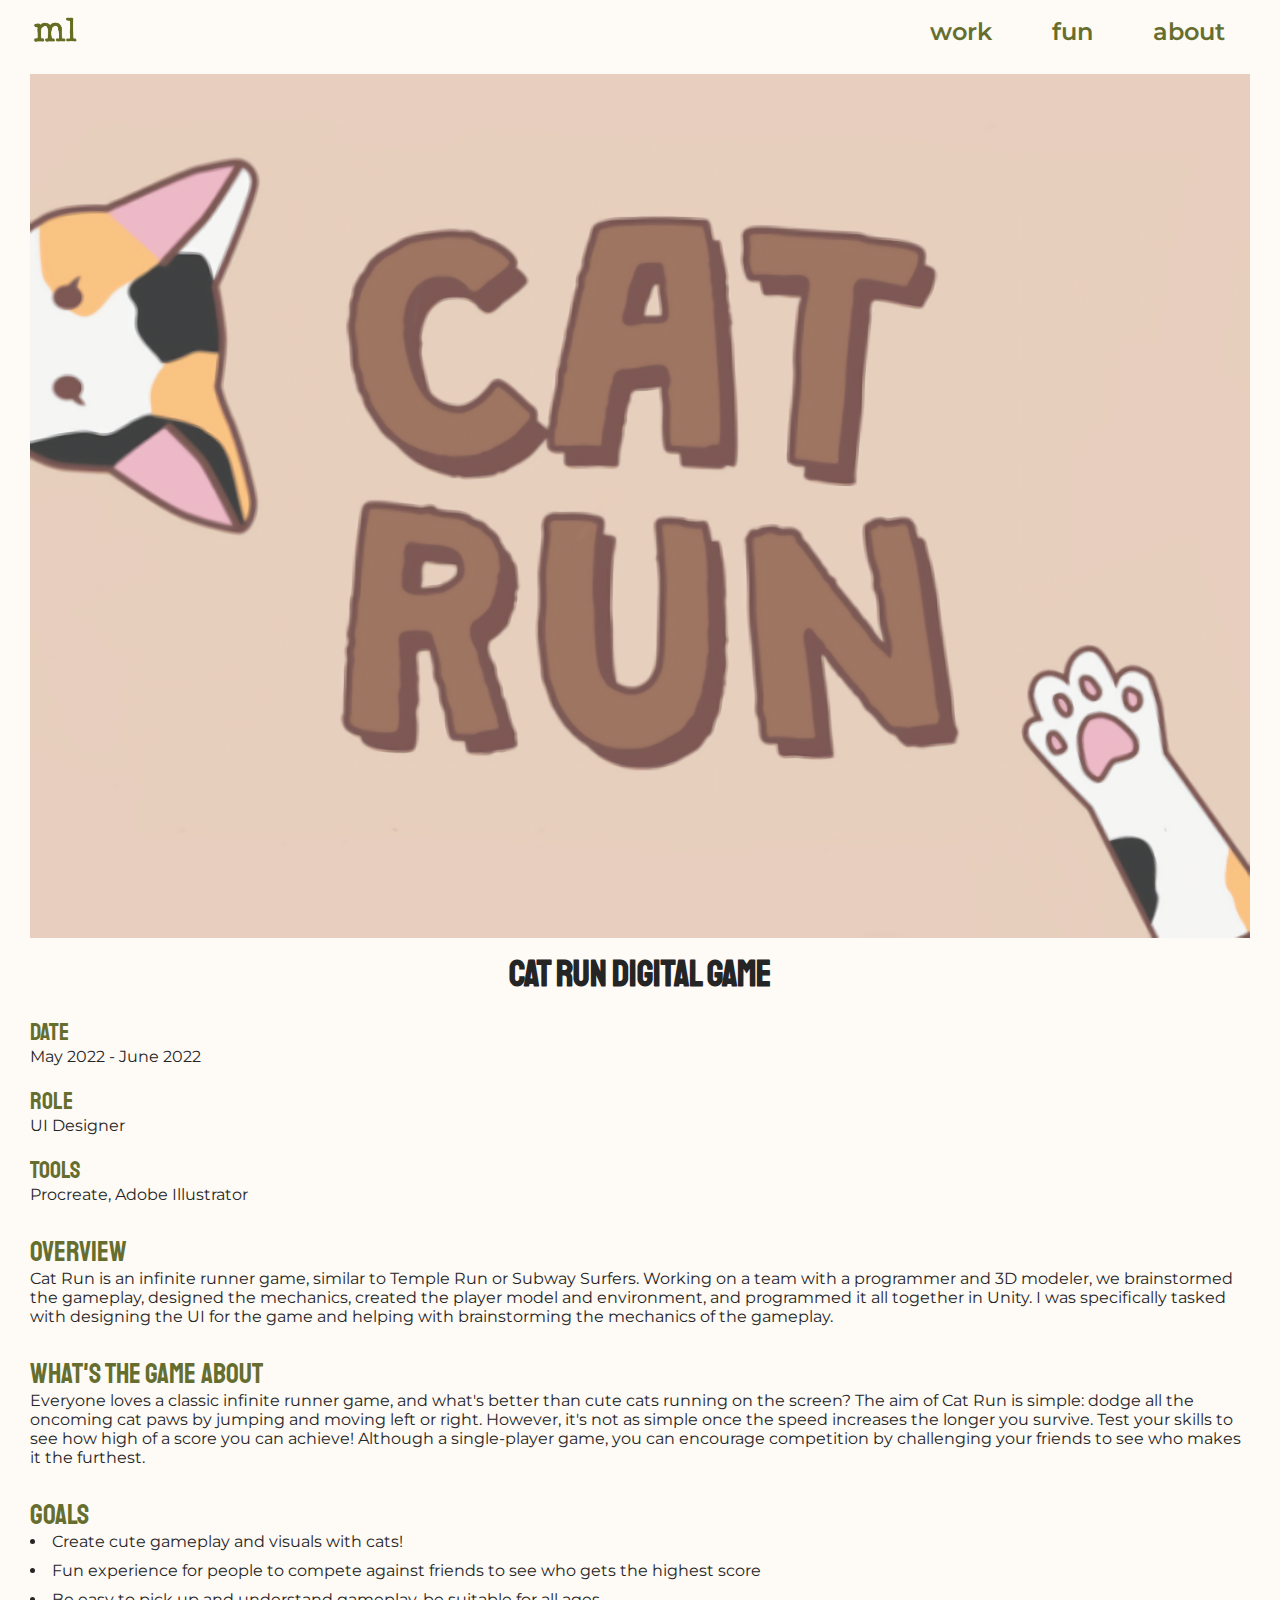
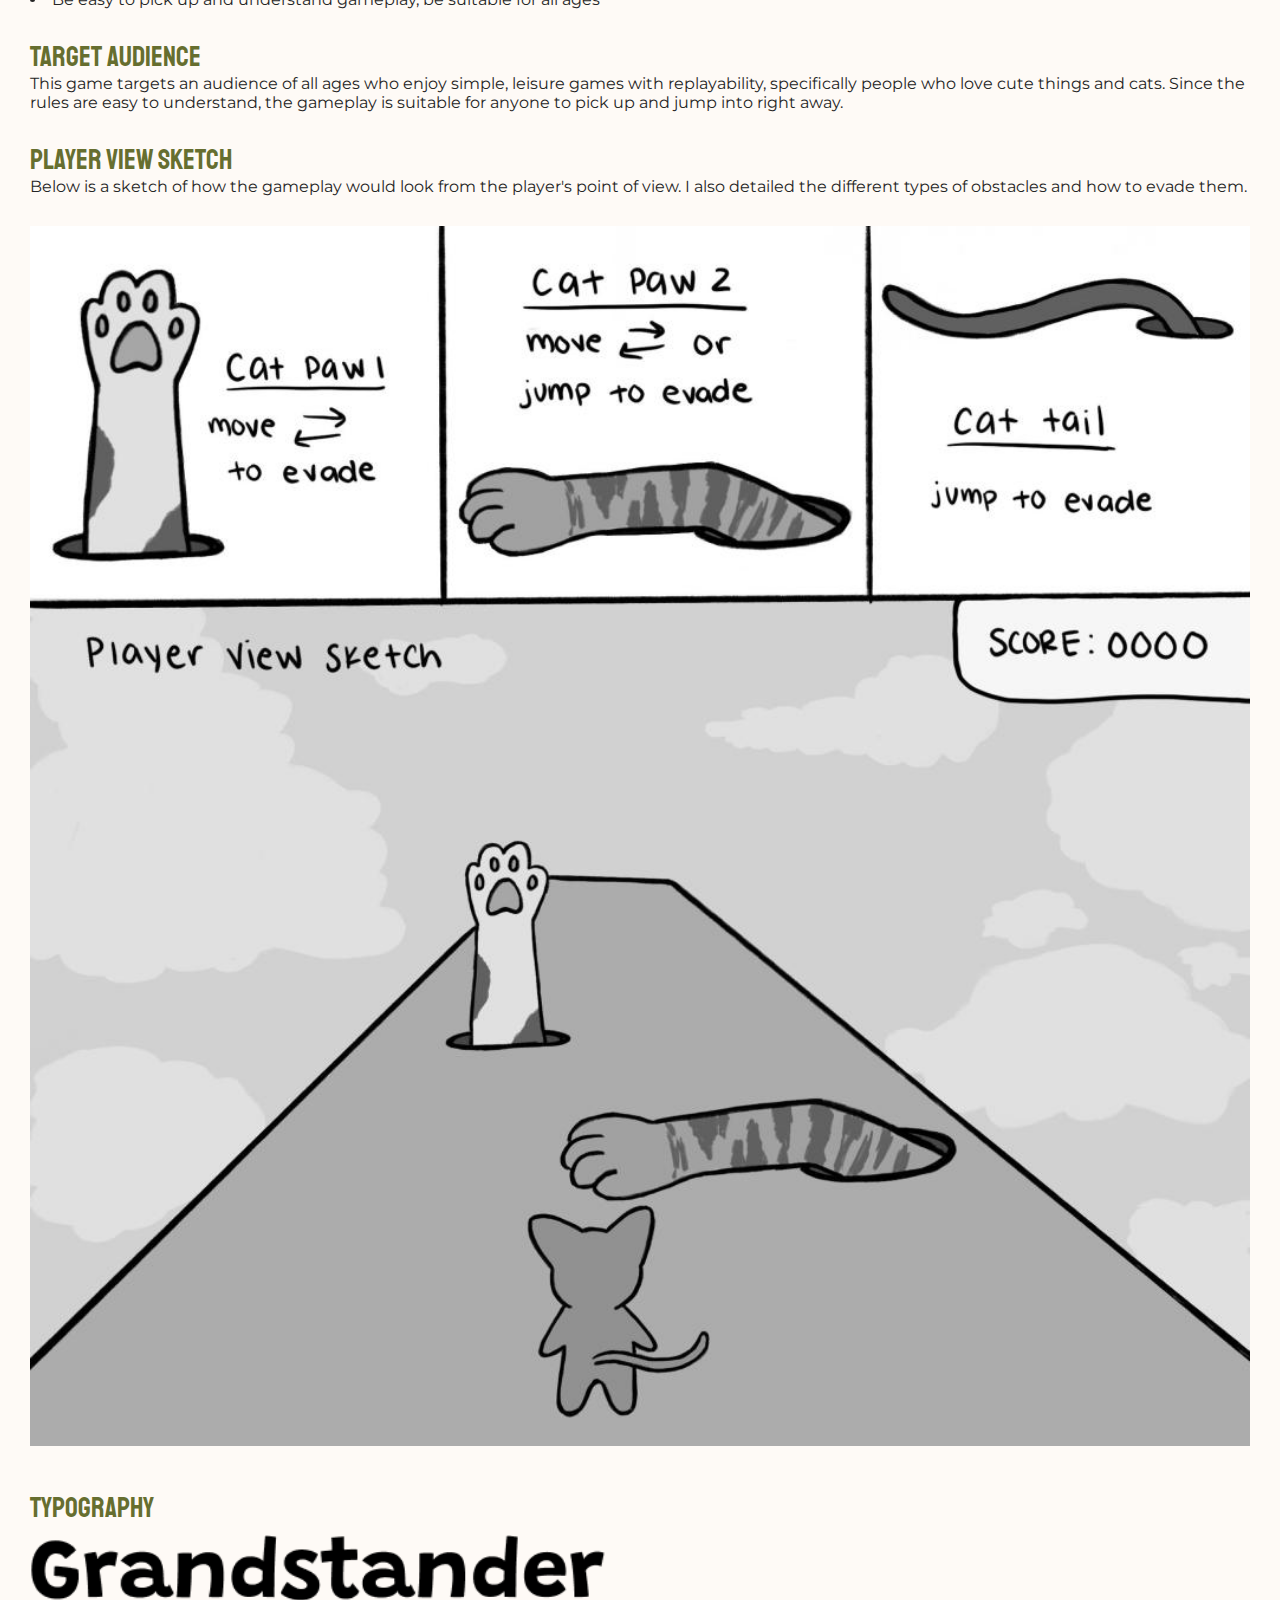
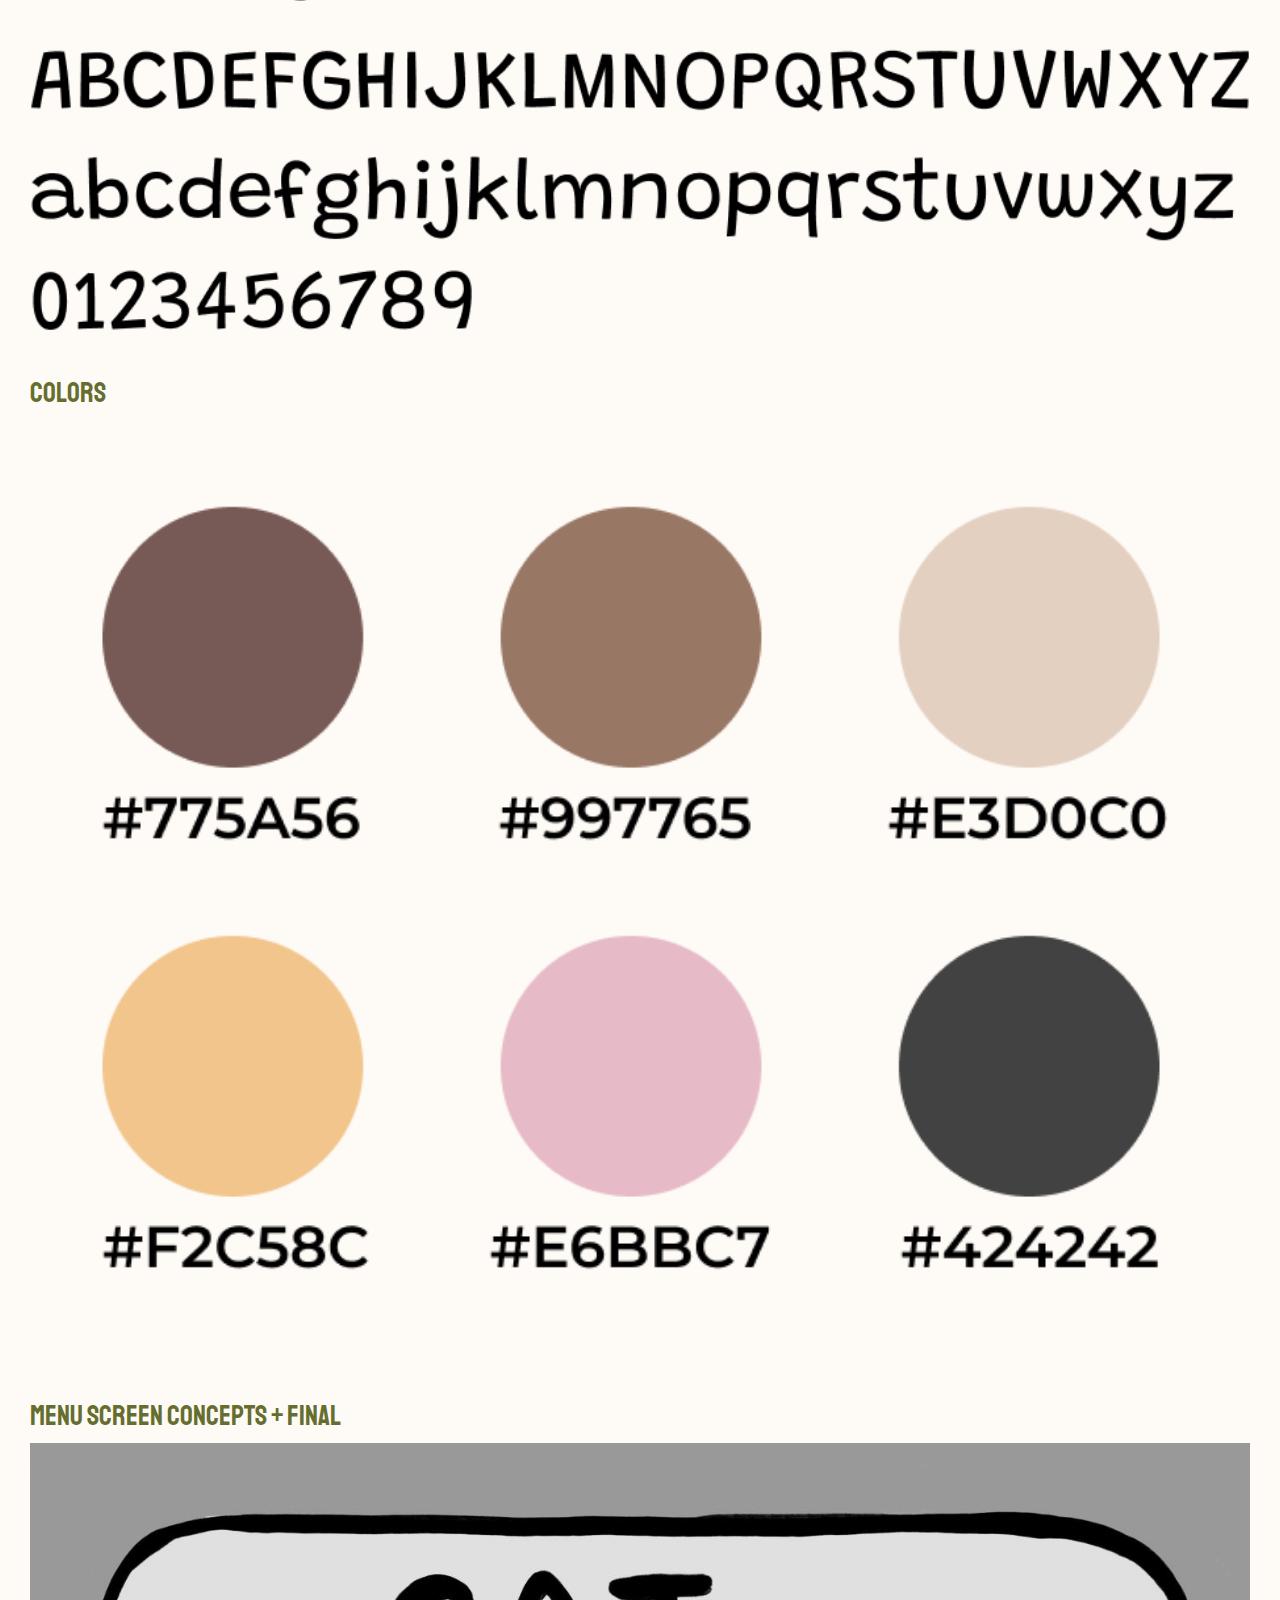
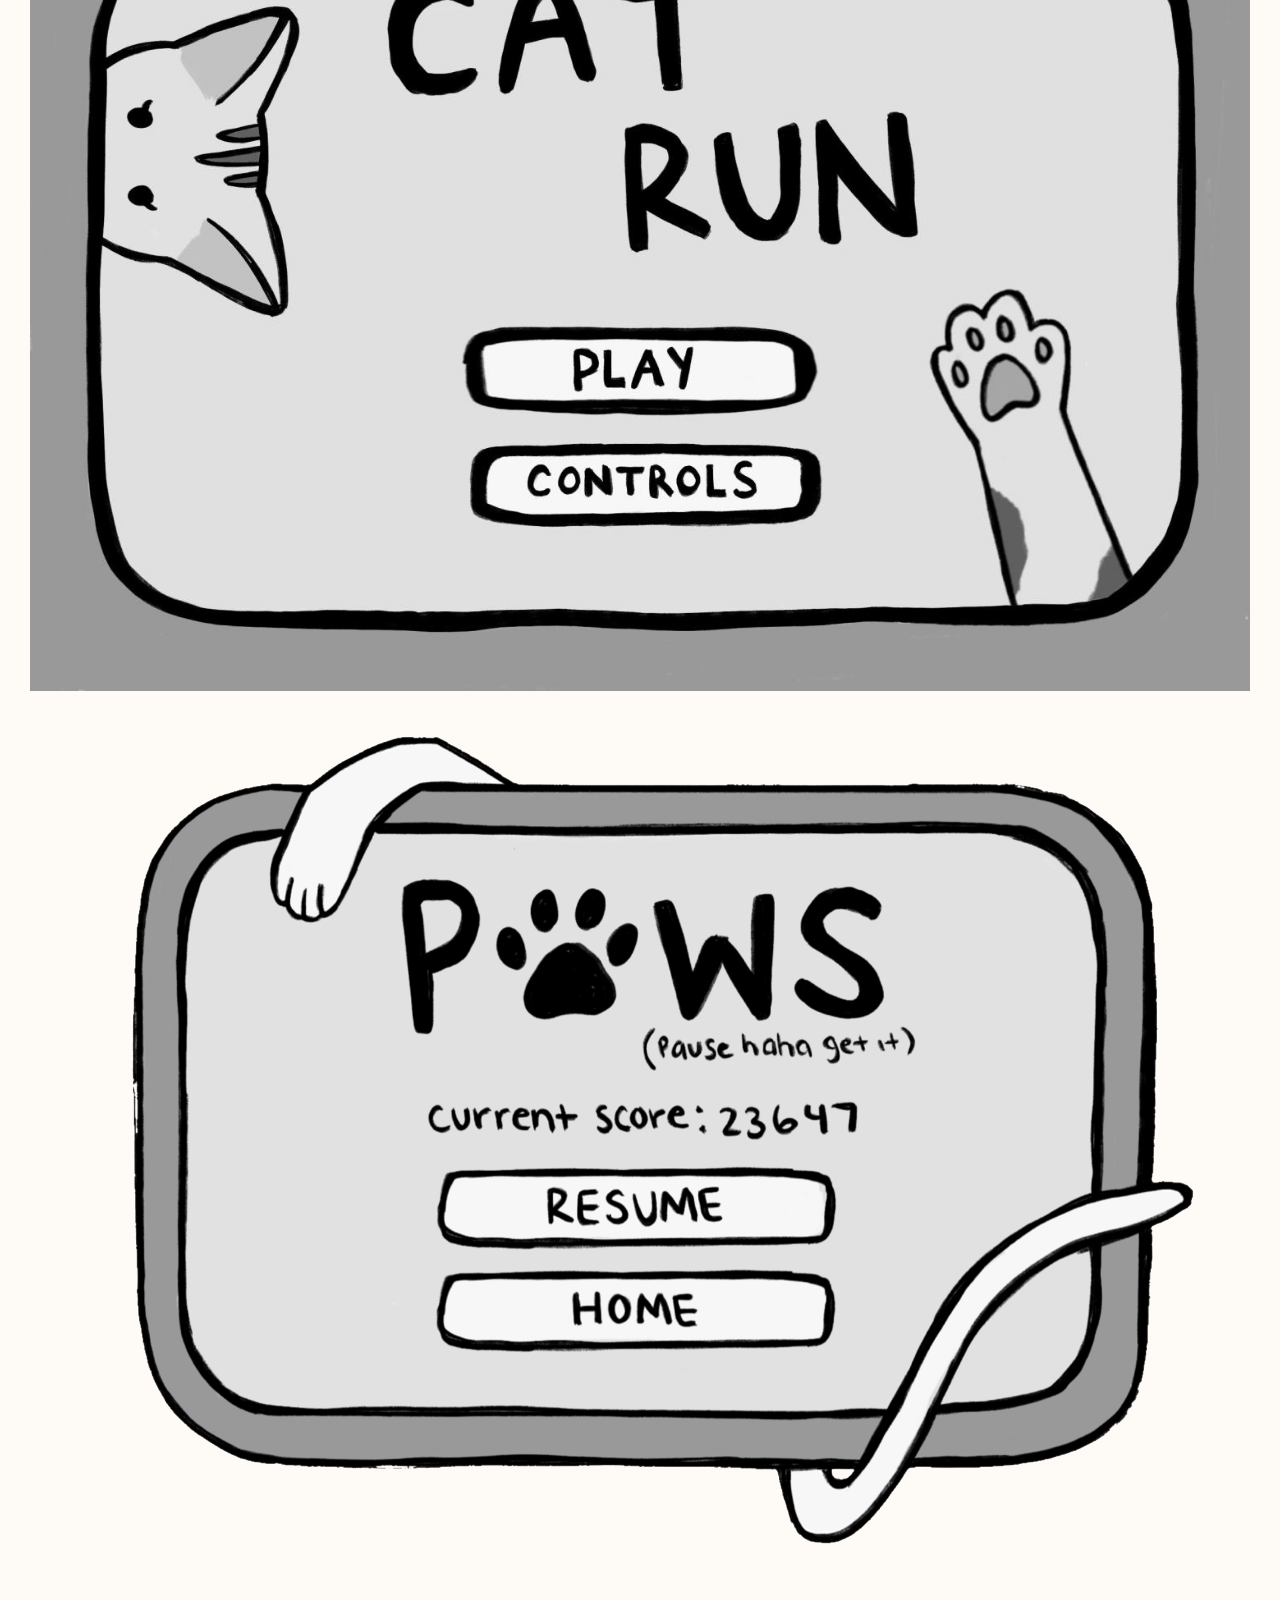
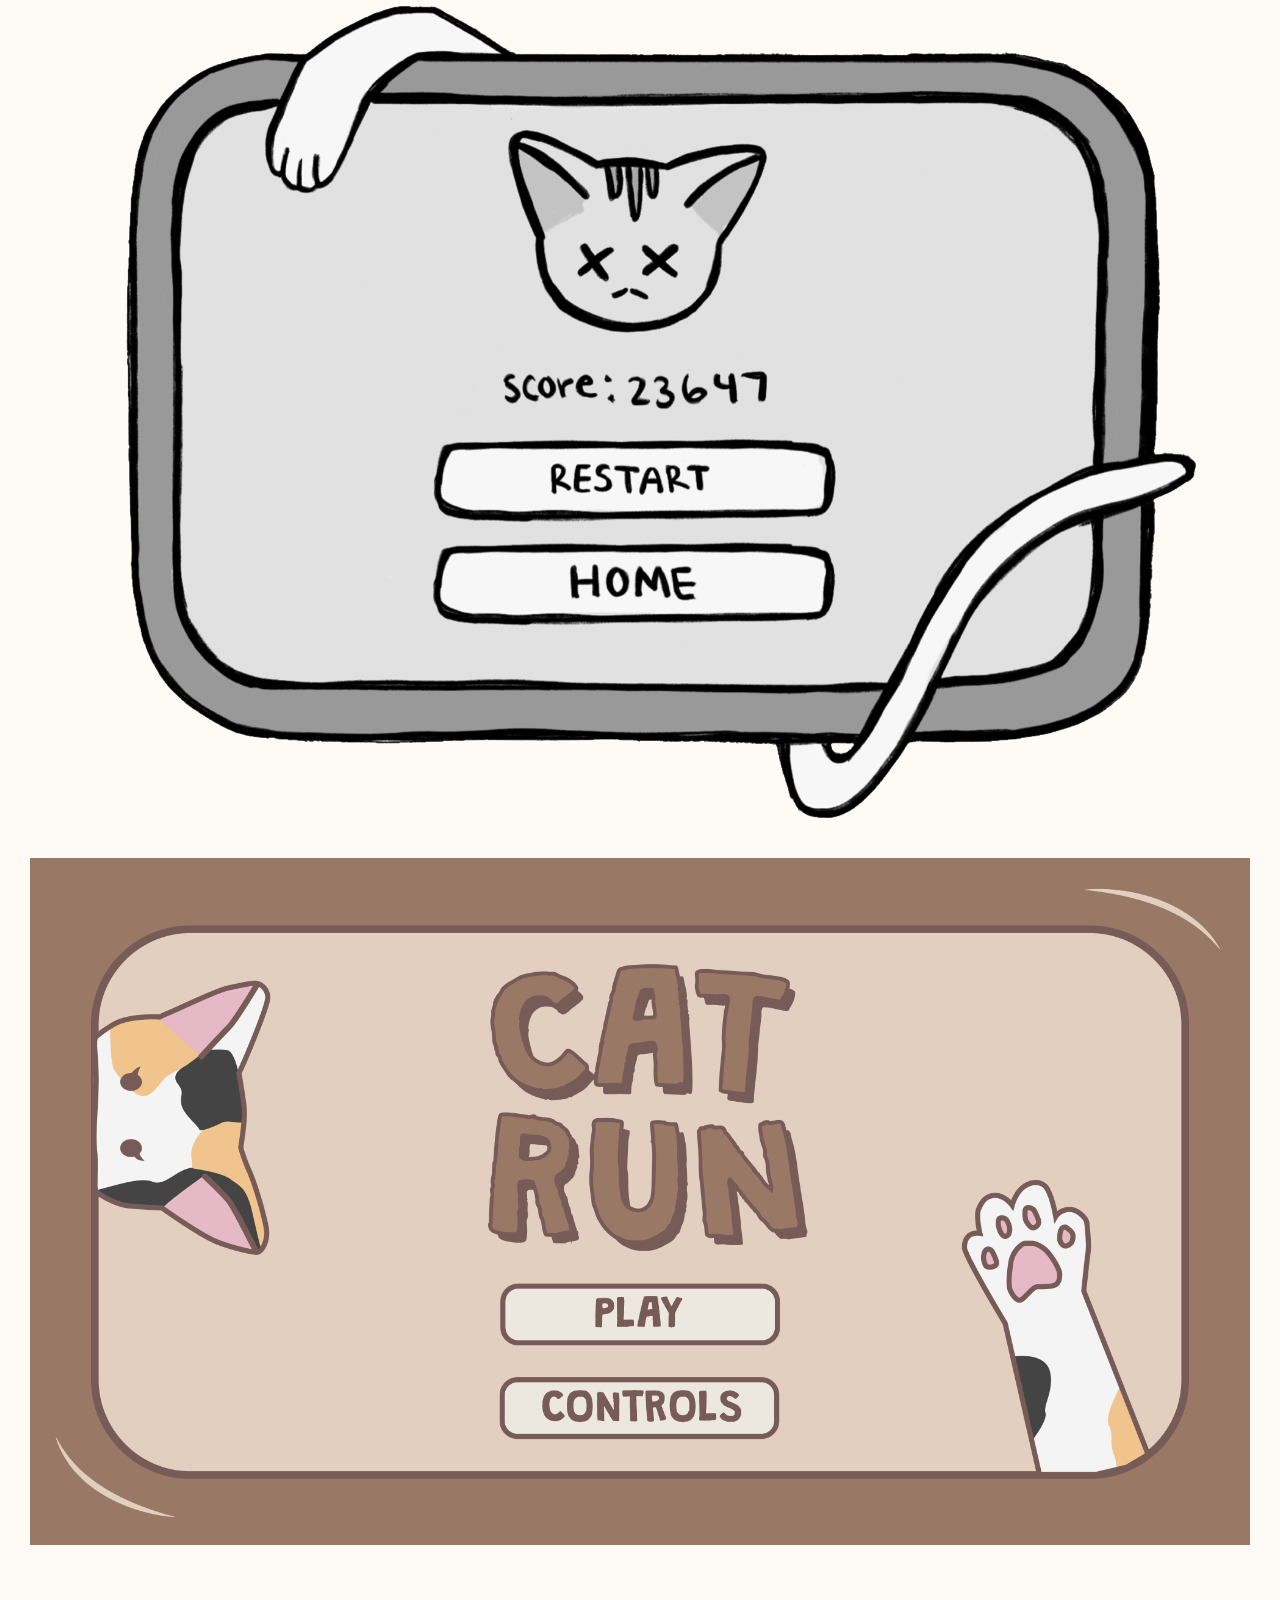
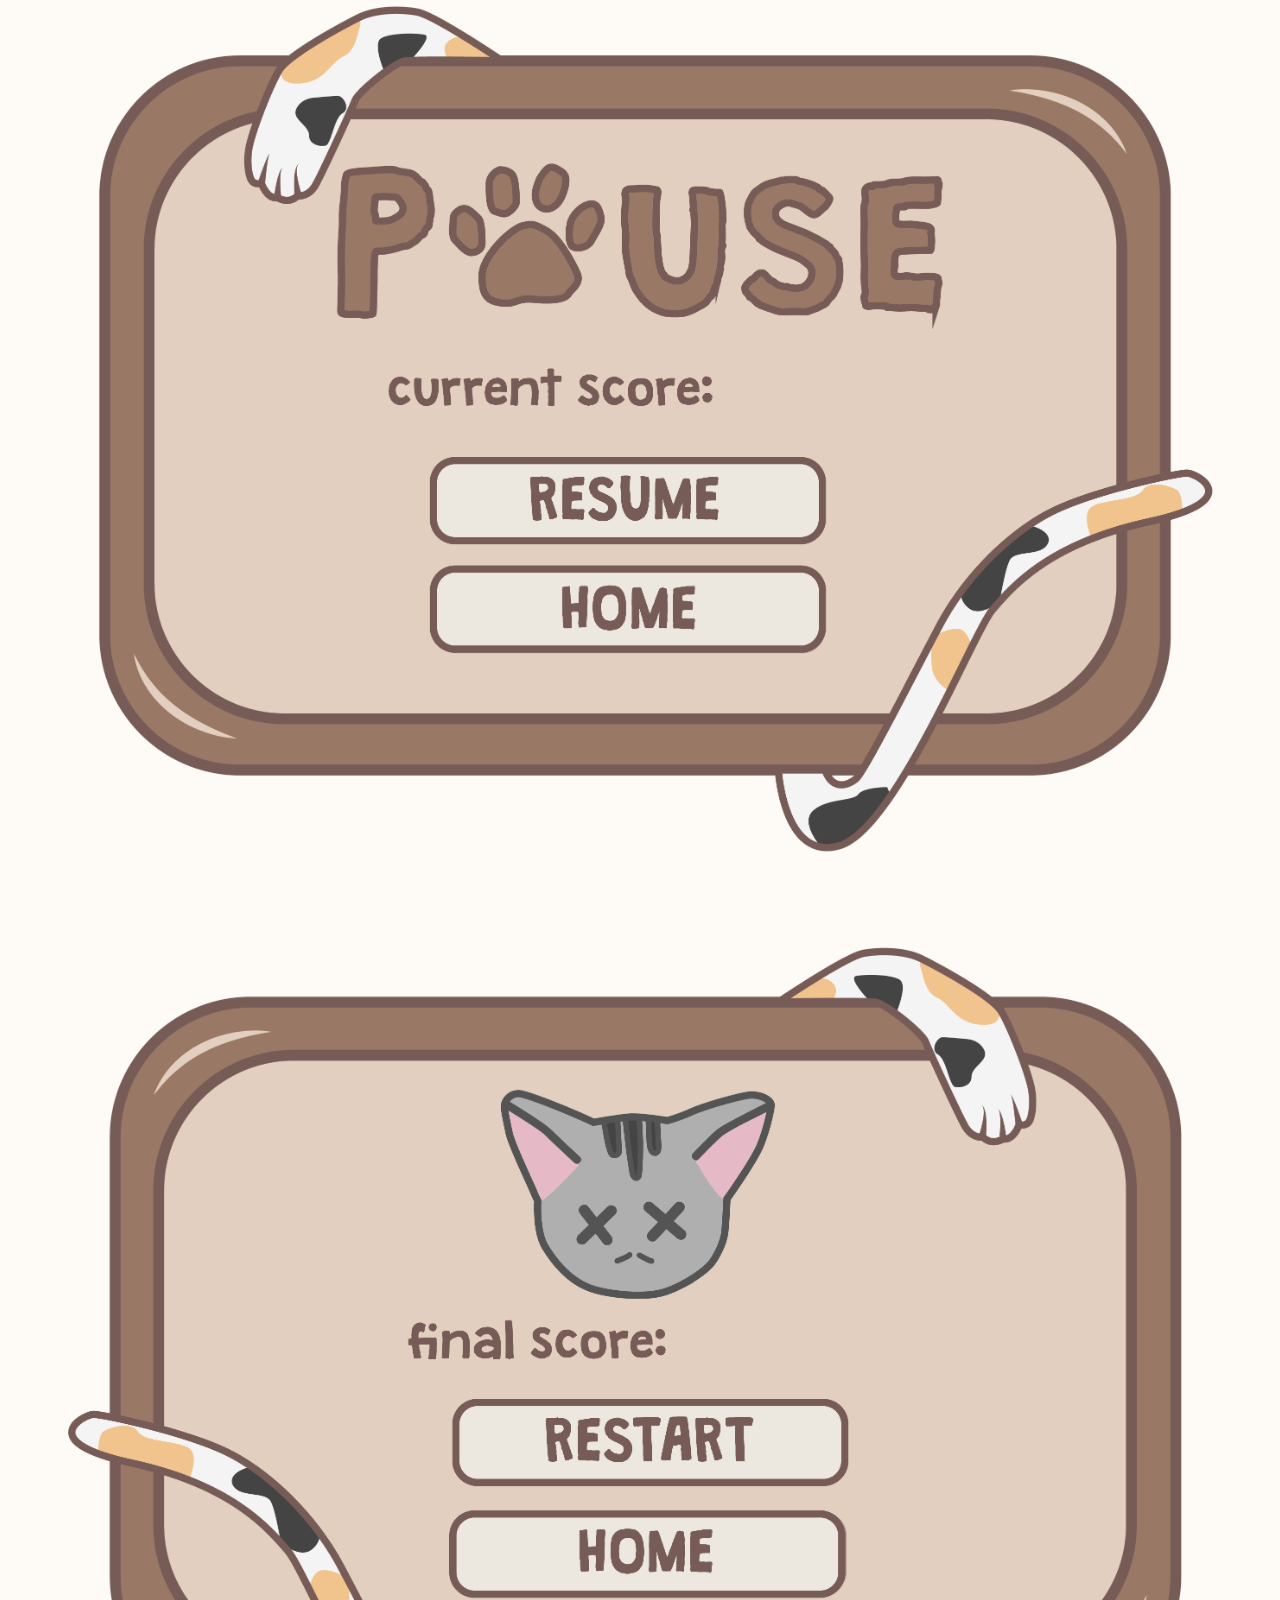
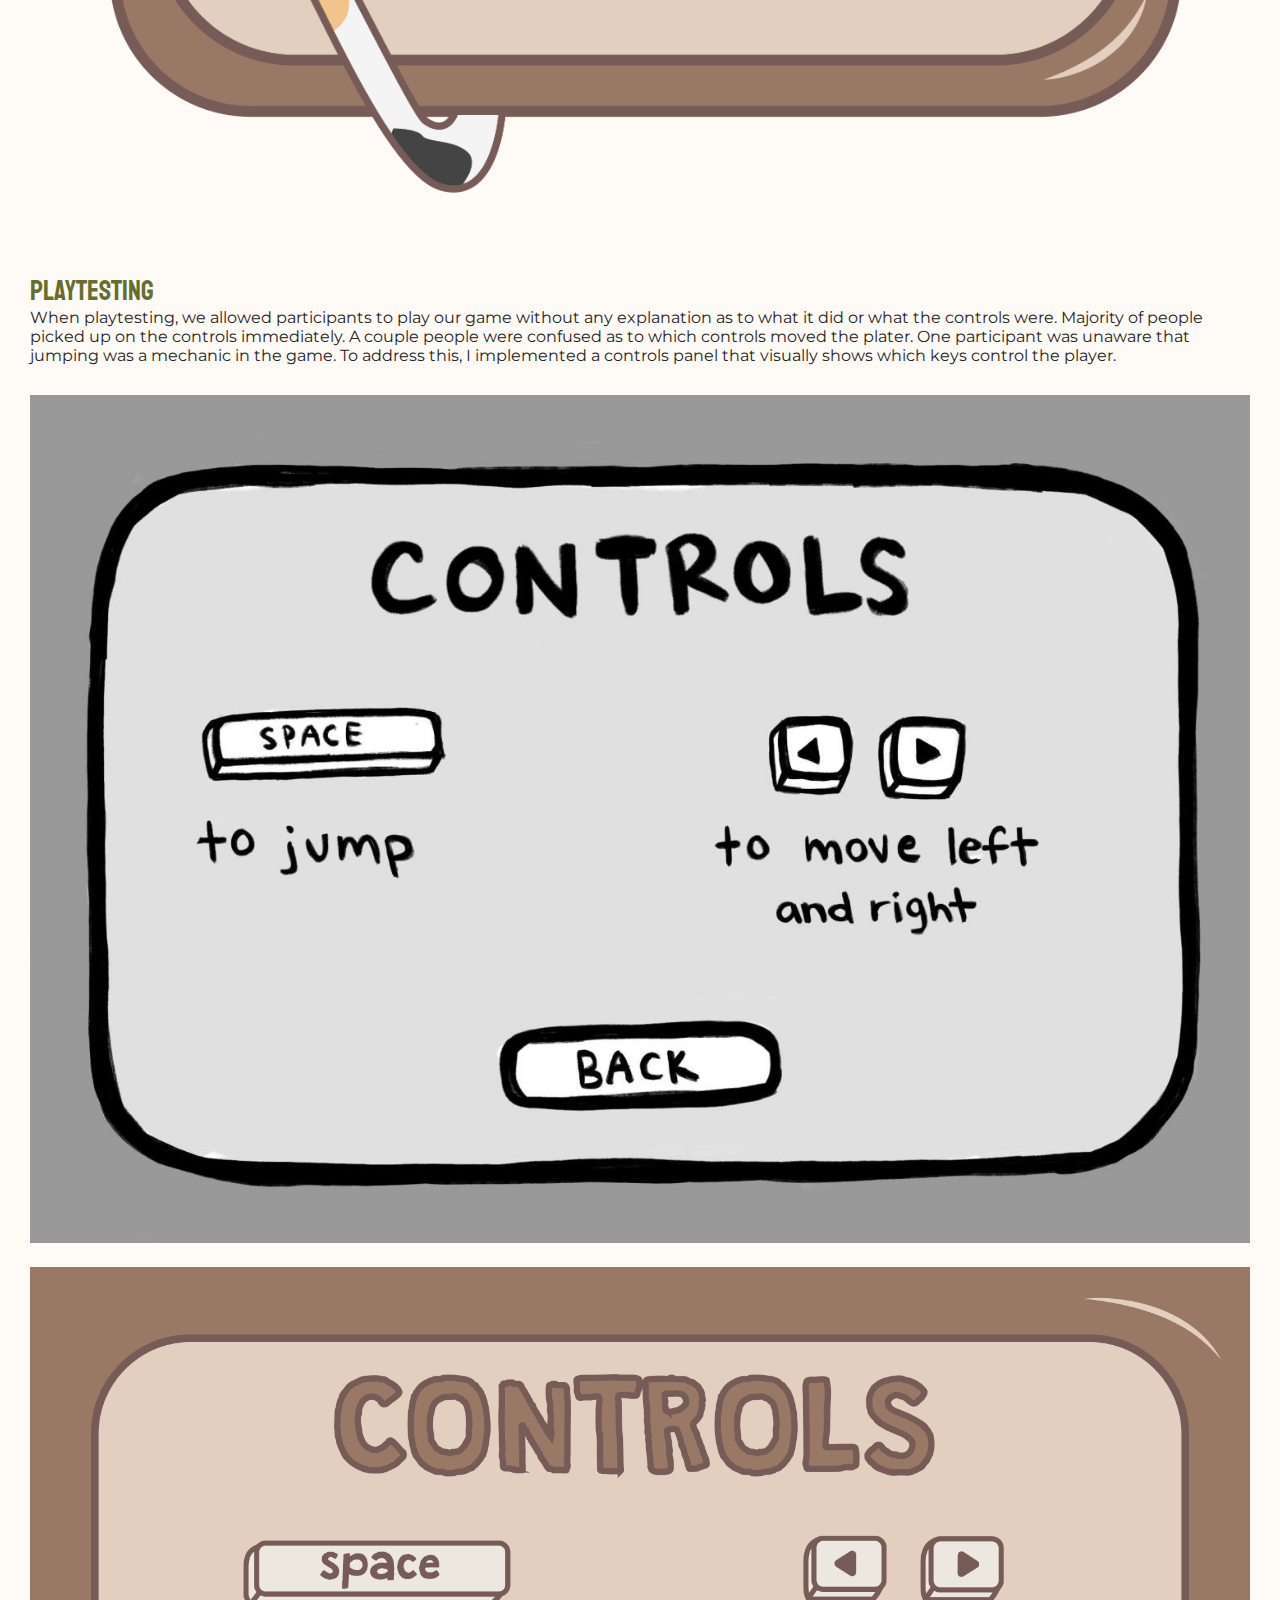
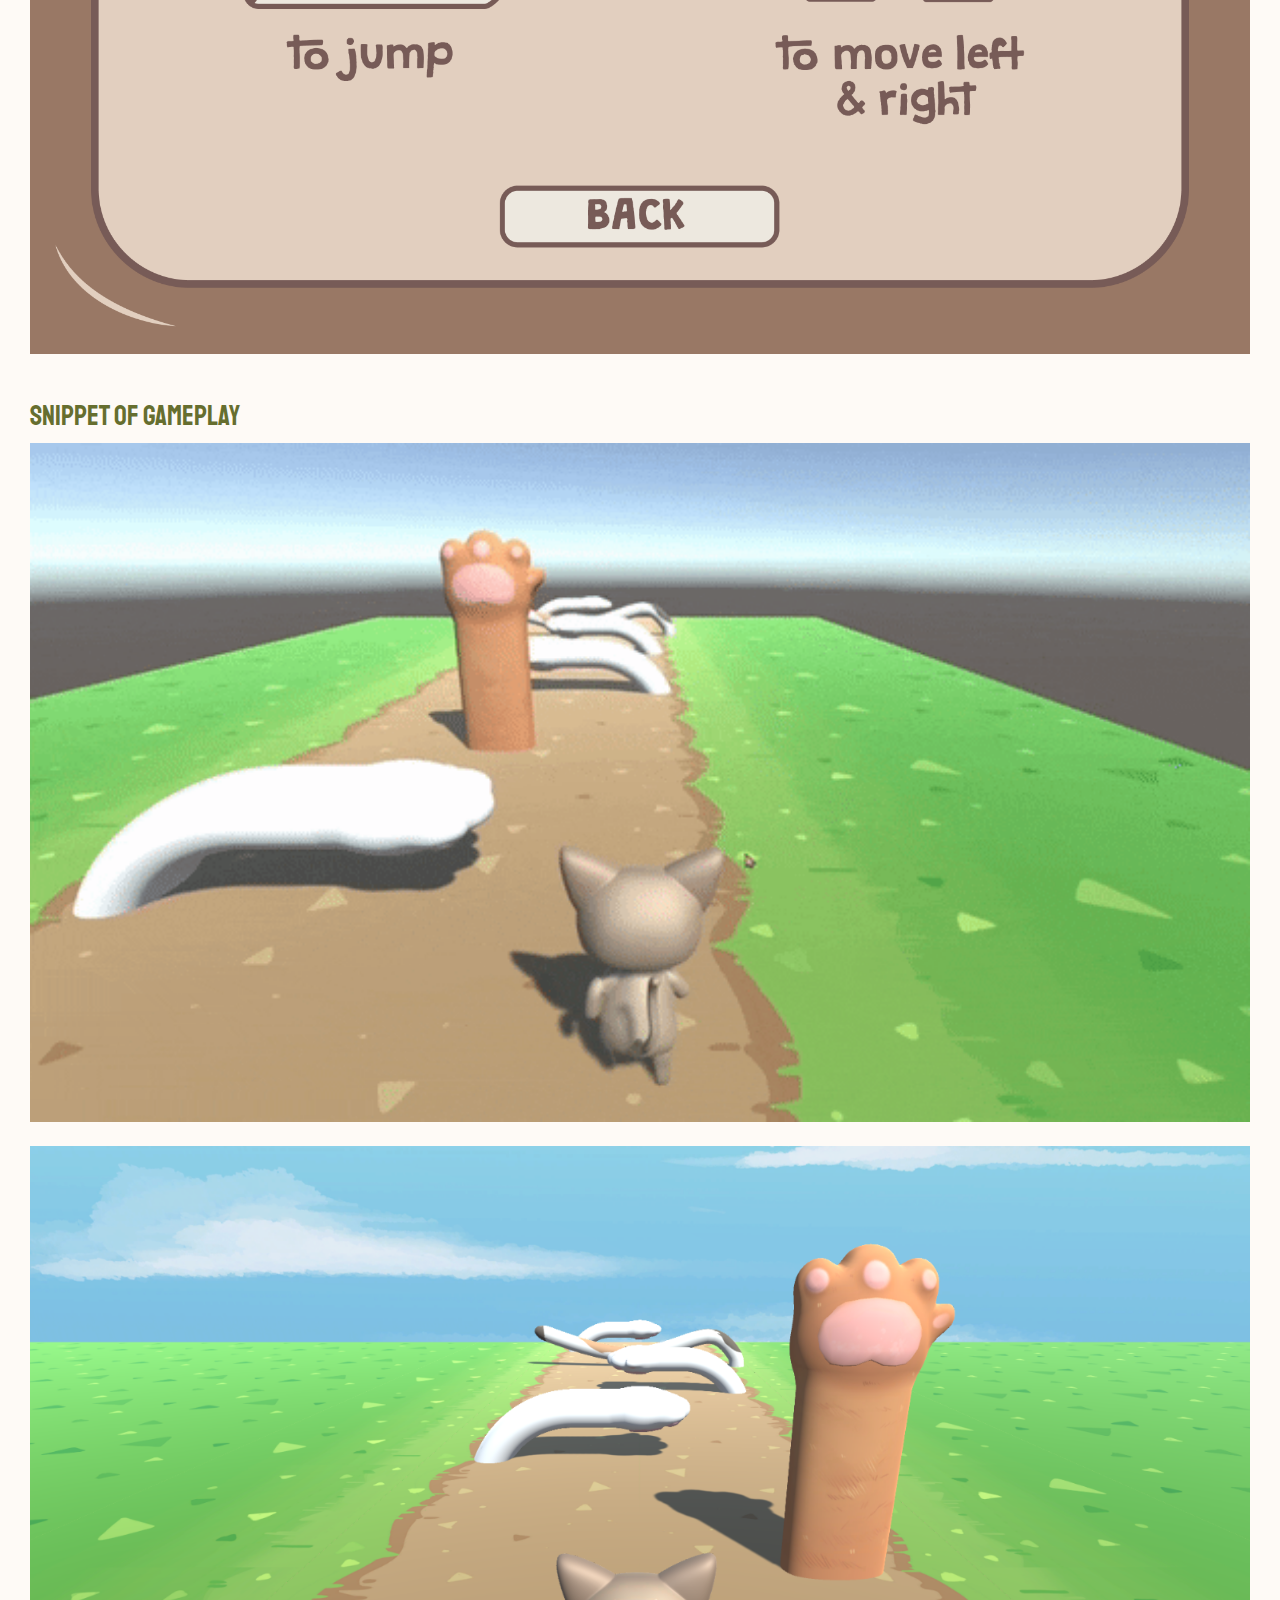
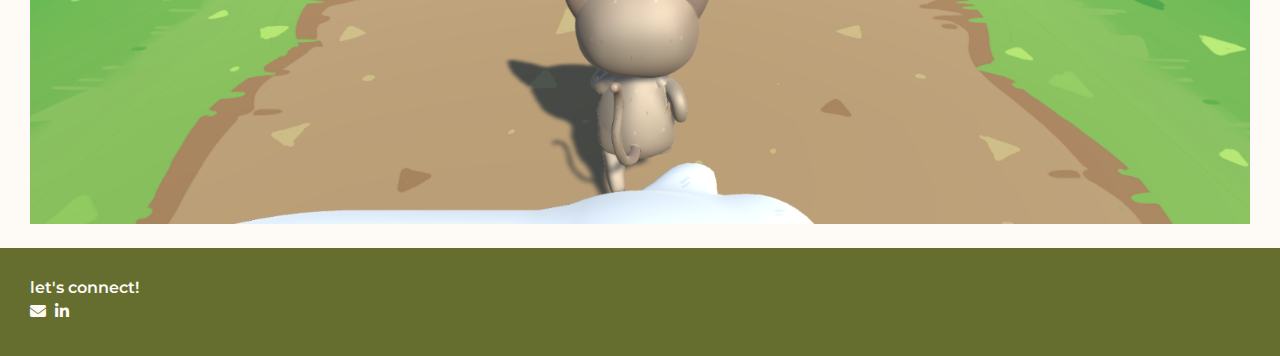
<file: casestudy2.html>
<!DOCTYPE html>
<html lang="en">
<head>
    <meta charset="UTF-8">
    <meta http-equiv="X-UA-Compatible" content="IE=edge">
    <meta name="viewport" content="width=device-width, initial-scale=1.0">
    <title>Cat Run</title>
    <link href="css/normalize.css" rel="normalize" type="text/css">
    <link href="css/style.css" rel="stylesheet" type="text/css">
    <link href="https://cdnjs.cloudflare.com/ajax/libs/font-awesome/6.2.0/css/all.min.css" rel="stylesheet" type="text/css">
</head>
<body>
    <header>
        <nav>
            <div class="logo">
            <a href="index.html"><img
                alt="logo"
                height="60"
                width="60"
                src="assets/portfolioiconsmall.png"></a>
            </div>
            <div class="navbar">
                <input type="checkbox" class="toggle-menu">
                <div class="hamburger"></div>
                <ul class="menu">
                    <li><a href="index.html">work</a></li>
                    <li><a href="fun.html">fun</a></li>
                    <li><a href="about.html">about</a></li>
                </ul>
            </div>
        </nav>
</header>
<div class="casestudy">
    <section class="casestudyheader">
        <img
        alt="catrunheader"
        src="assets/catruncover.png">
        <h2>Cat Run Digital Game</h2>
    </section>
<div class="casestudyinfo">
    <section>
        <h3>Date</h3>
        <p>May 2022 - June 2022</p>
    </section>
    <section>
        <h3>Role</h3>
        <p>UI Designer</p>
    </section>
    <section>
        <h3>Tools</h3>
        <p>Procreate, Adobe Illustrator</p>
    </section>
</div>
<div class="casestudymain">
    <section>
        <h3>Overview</h3>
        <p>Cat Run is an infinite runner game, similar to Temple Run or Subway Surfers. Working on a team with a programmer and 3D modeler, we brainstormed the gameplay, designed the mechanics, created the player model and environment, and programmed it all together in Unity. I was specifically tasked with designing the UI for the game and helping with brainstorming the mechanics of the gameplay.</p>
    </section>
    <section>
        <h3>What's the Game About</h3>
        <p>Everyone loves a classic infinite runner game, and what's better than cute cats running on the screen? The aim of Cat Run is simple: dodge all the oncoming cat paws by jumping and moving left or right. However, it's not as simple once the speed increases the longer you survive. Test your skills to see how high of a score you can achieve! Although a single-player game, you can encourage competition by challenging your friends to see who makes it the furthest.</p>
    </section>
    <section>
        <h3>Goals</h3>
        <ul>
            <li>Create cute gameplay and visuals with cats!</li>
            <li>Fun experience for people to compete against friends to see who gets the highest score</li>
            <li>Be easy to pick up and understand gameplay, be suitable for all ages</li>
        </ul>
    </section>
    <section>
        <h3>Target Audience</h3>
        <p>This game targets an audience of all ages who enjoy simple, leisure games with replayability, specifically people who love cute things and cats. Since the rules are easy to understand, the gameplay is suitable for anyone to pick up and jump into right away.</p>
    </section>
    <section>
        <h3>Player View Sketch</h3>
        <p>Below is a sketch of how the gameplay would look from the player's point of view. I also detailed the different types of obstacles and how to evade them.</p>
        <img
        alt="playerviewsketch"
        src="assets/playerviewsketch.jpg">
    </section>
    <section>
        <h3>Typography</h3>
        <img
        alt="catruntypography"
        src="assets/catruntypography.png">
    </section>
    <section>
        <h3>Colors</h3>
        <img
        alt="catruncolors"
        src="assets/catruncolors.png">
    </section>
    <section>
        <h3>Menu Screen Concepts + Final</h3>
        <img
        alt="catruntitlesketch"
        src="assets/catruntitlesketch.jpg">
        <img
        alt="catrunpausesketch"
        src="assets/catrunpausesketch.png">
        <img
        alt="catrundeathsketch"
        src="assets/catrundeathsketch.png">
        <img
        alt="catruntitle"
        src="assets/catruntitle.png">
        <img
        alt="catrunpause"
        src="assets/catrunpause.png">
        <img
        alt="catrundeath"
        src="assets/catrundeath.png">
    </section>
    <section>
        <h3>Playtesting</h3>
        <p>When playtesting, we allowed participants to play our game without any explanation as to what it did or what the controls were. Majority of people picked up on the controls immediately. A couple people were confused as to which controls moved the plater. One participant was unaware that jumping was a mechanic in the game. To address this, I implemented a controls panel that visually shows which keys control the player.</p>
        <img
        alt="catruncontrolssketch"
        src="assets/catruncontrolssketch.jpg">
        <img
        alt="catruncontrols"
        src="assets/catruncontrols.png">
    </section>
    <section>
        <h3>Snippet of Gameplay</h3>
        <img
        alt="catrungameplay1"
        src="assets/catrungameplay1.gif">
        <img
        alt="catrungameplay2"
        src="assets/catrungameplay2.png">
    </section>
</div>
</div>
<footer class="footer">
    <section>
        <h4>let's connect!</h4>
        <a target="_blank" href="mailto:ml3725@drexel.edu"><i class="fa fa-envelope"></i></a>
        <a target="_blank" href="https://www.linkedin.com/in/mi-chelle-le/"><i class="fab fa-linkedin-in"></i></a>
    </section>
</footer>
</body>
</html>
</file>
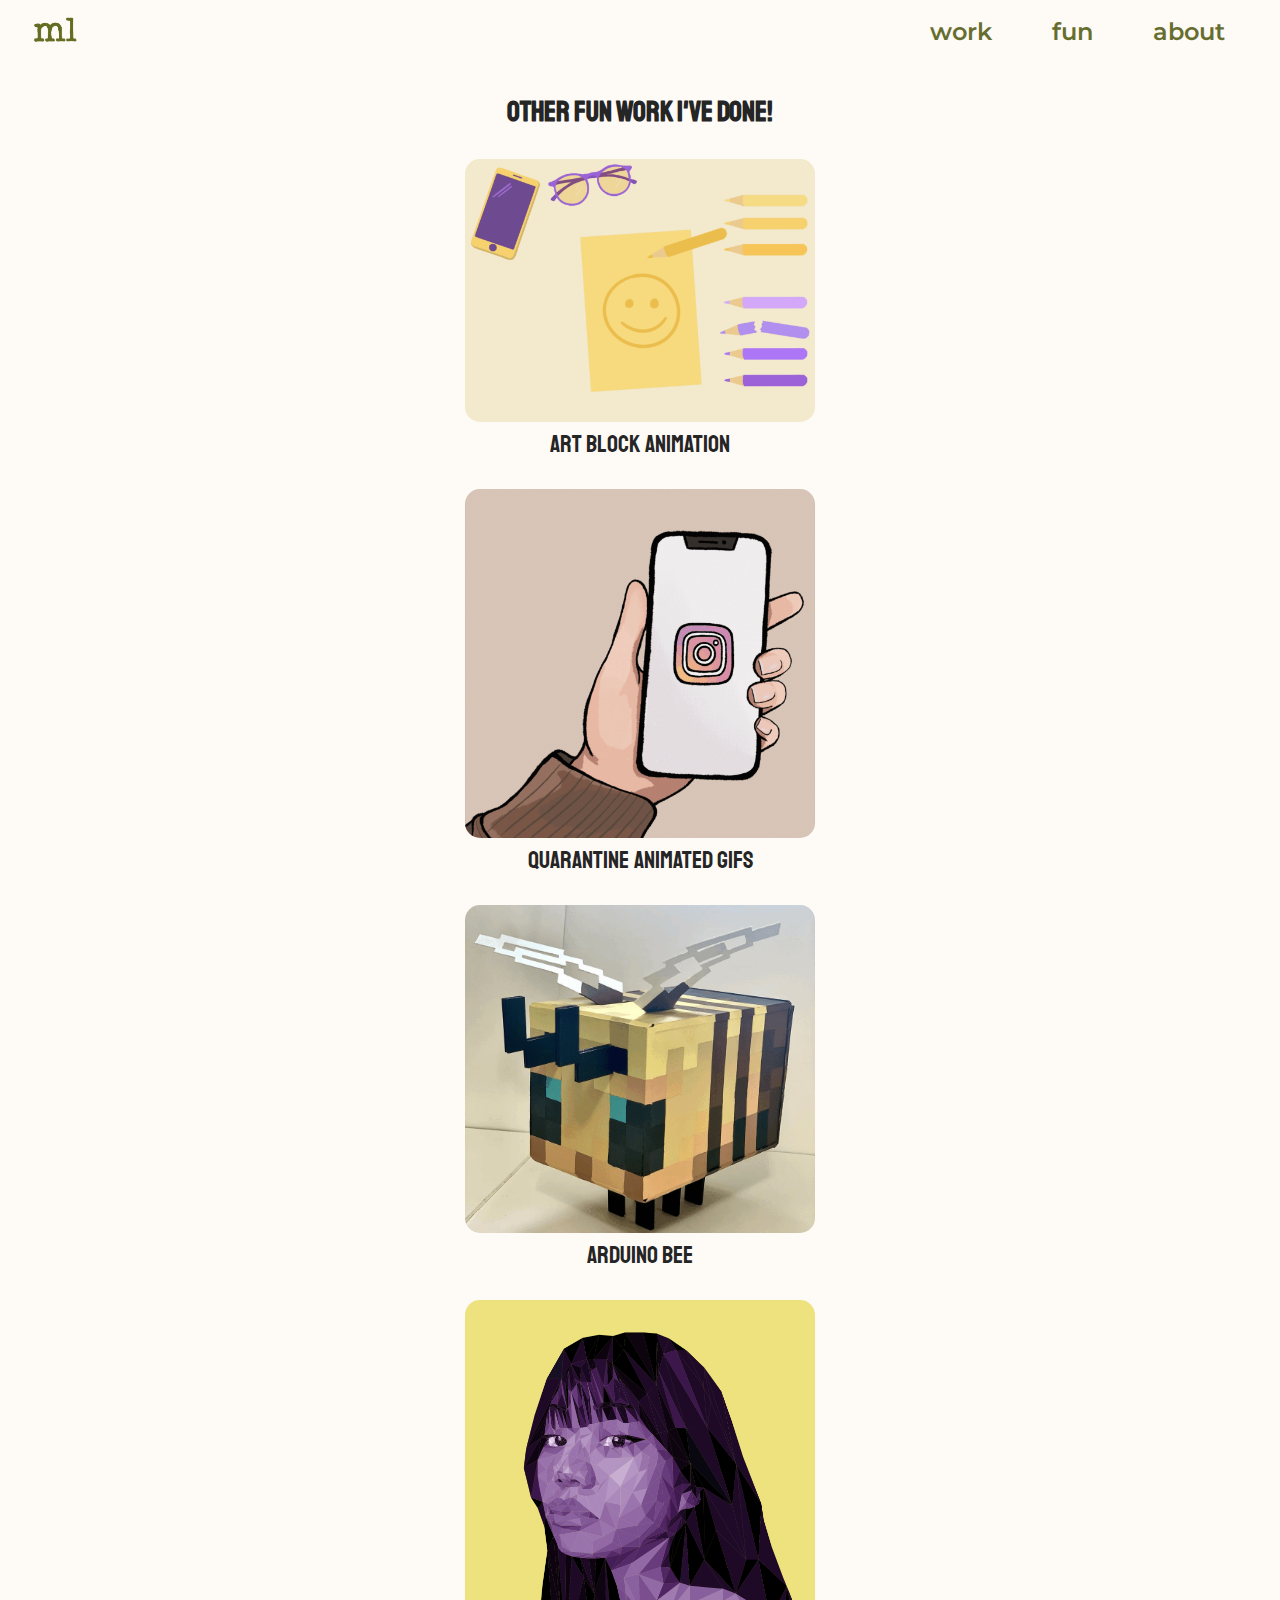
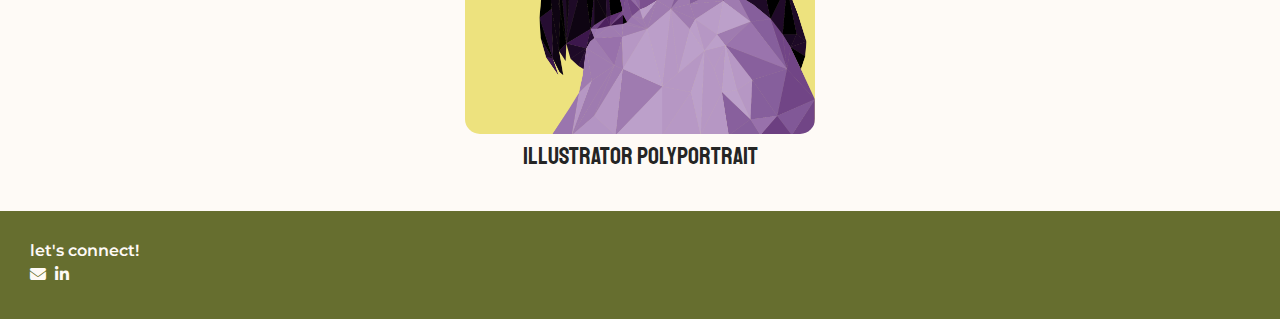
<file: fun.html>
<!DOCTYPE html>
<html lang="en">
<head>
    <meta charset="UTF-8">
    <meta http-equiv="X-UA-Compatible" content="IE=edge">
    <meta name="viewport" content="width=device-width, initial-scale=1.0">
    <title>Fun</title>
    <link href="css/normalize.css" rel="normalize" type="text/css">
    <link href="css/style.css" rel="stylesheet" type="text/css">
    <link href="https://cdnjs.cloudflare.com/ajax/libs/font-awesome/6.2.0/css/all.min.css" rel="stylesheet" type="text/css">
</head>
<body>
    <header>
        <nav>
            <div class="logo">
            <a href="index.html"><img
                alt="logo"
                height="60"
                width="60"
                src="assets/portfolioiconsmall.png"></a>
            </div>
            <div class="navbar">
                <input type="checkbox" class="toggle-menu">
                <div class="hamburger"></div>
                <ul class="menu">
                    <li><a href="index.html">work</a></li>
                    <li><a href="fun.html">fun</a></li>
                    <li><a href="about.html">about</a></li>
                </ul>
            </div>
        </nav>
</header>
<section class="funworkintro"><h1>other fun work i've done!</h1>
</section>
<div class="funwork"> <!--Clicking on the cover of each project will take the user to a short description or case study of the project.-->
    <section class="fun-1">
        <a href="funwork1.html"><img
        alt="art-block"
        width="375"
        src="assets/artblockcover.gif"
        /></a>
    </section>
    <section>
        <h2>art block animation</h2>
    </section>
    <section class="fun-2">
        <a href="funwork2.html"><img
        alt="animated-gifs"
        width="375"
        src="assets/quarantineanicover.gif"
        /></a>
    </section>
    <section>
        <h2>quarantine animated gifs</h2>
    </section>
    <section class="fun-3">
        <a href="funwork3.html"><img
        alt="arduino-bee"
        width="375"
        src="assets/arduinobeecover.gif"
        /></a>
    </section>
    <section>
        <h2>arduino bee</h2>
    </section>
    <section class="fun-4">
        <a href="funwork4.html"><img
        alt="illustrator-portrait"
        width="375"
        src="assets/illustratorportrait.png"
        /></a>
    </section>
    <section>
        <h2>illustrator polyportrait</h2>
    </section>
</div>
<footer class="footer">
    <section>
        <h4>let's connect!</h4>
        <a target="_blank" href="mailto:ml3725@drexel.edu"><i class="fa fa-envelope"></i></a>
        <a target="_blank" href="https://www.linkedin.com/in/mi-chelle-le/"><i class="fab fa-linkedin-in"></i></a>
    </section>
</footer>
</body>
</html>
</file>
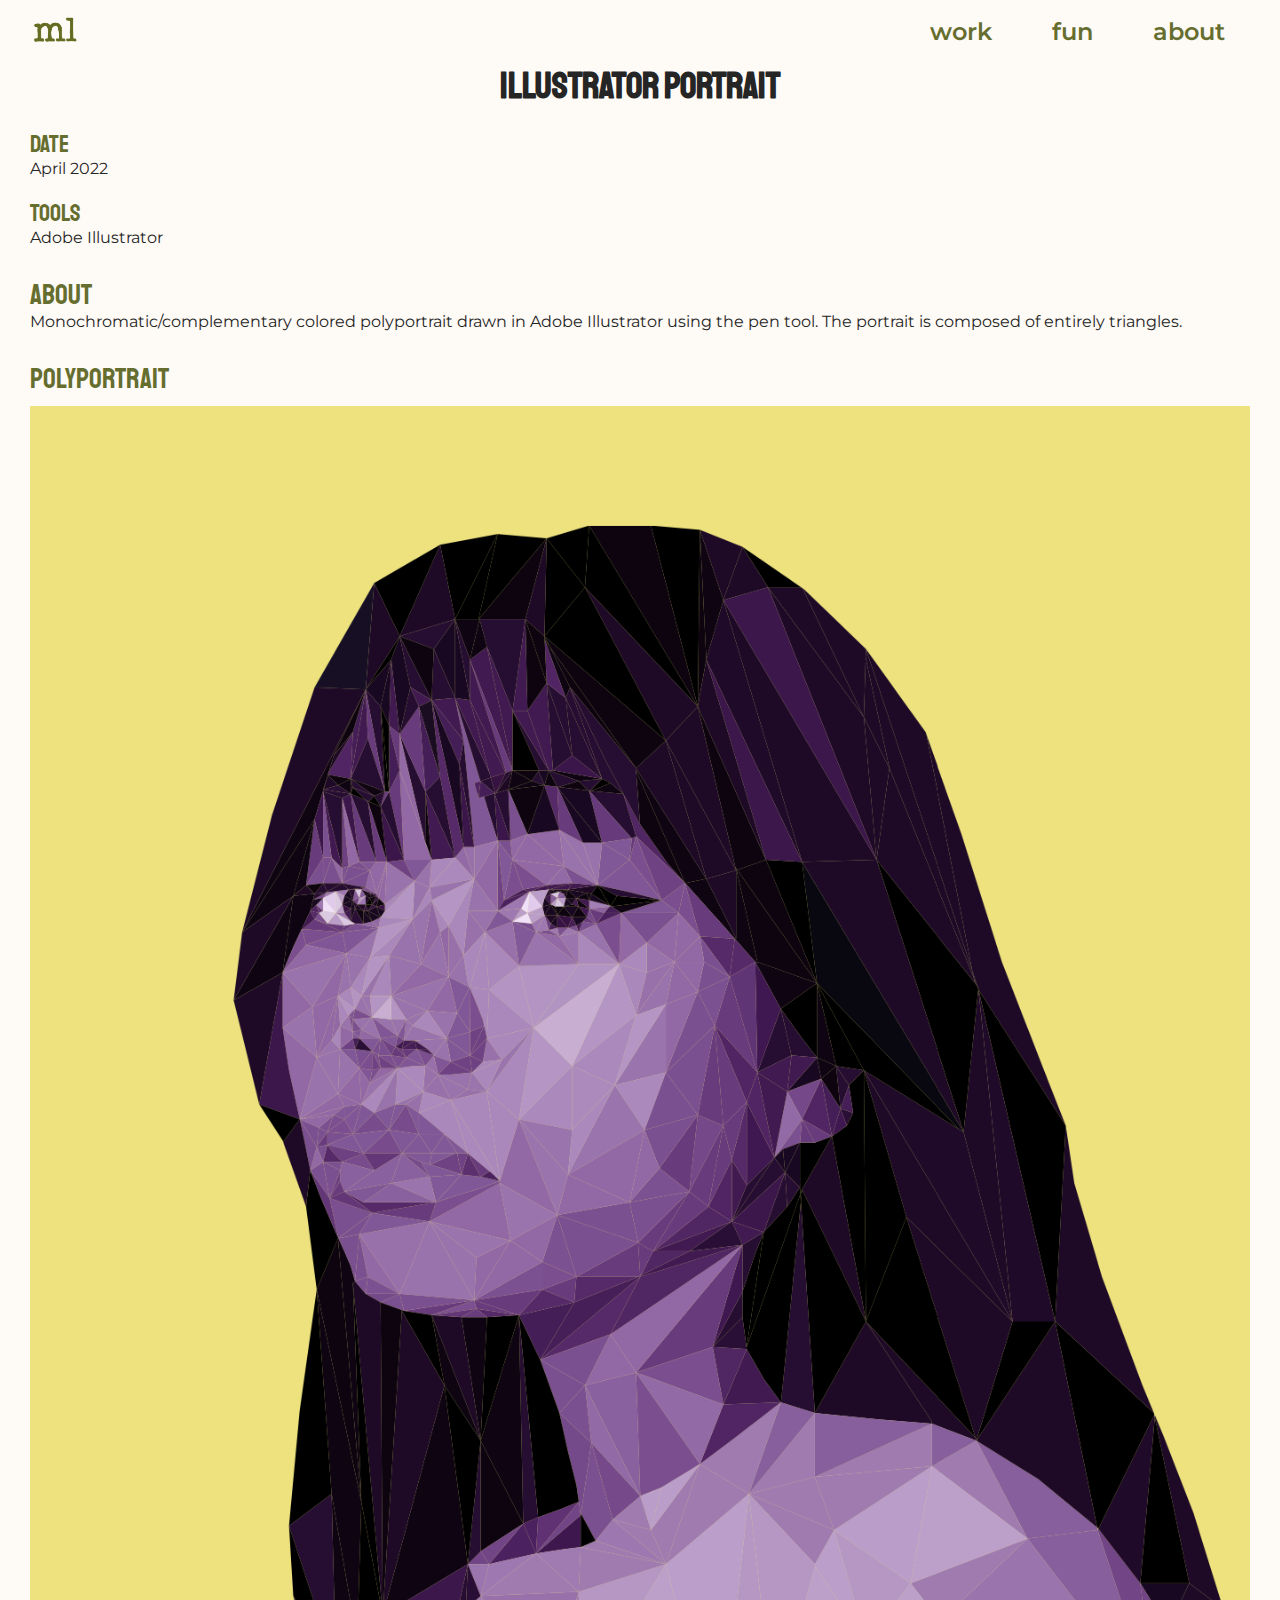
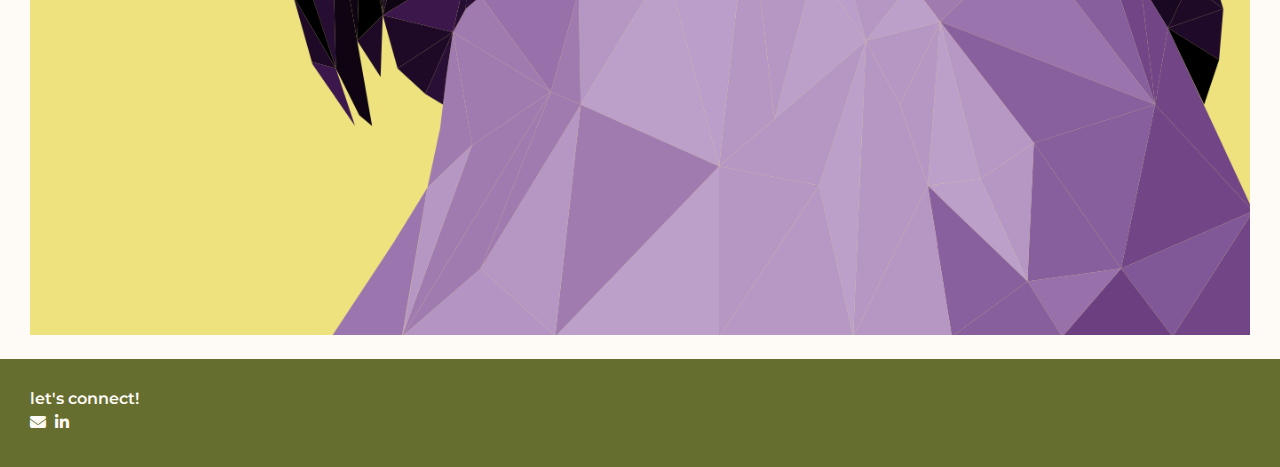
<file: funwork4.html>
<!DOCTYPE html>
<html lang="en">
<head>
    <meta charset="UTF-8">
    <meta http-equiv="X-UA-Compatible" content="IE=edge">
    <meta name="viewport" content="width=device-width, initial-scale=1.0">
    <title>Illustrator Portrait</title>
    <link href="css/normalize.css" rel="normalize" type="text/css">
    <link href="css/style.css" rel="stylesheet" type="text/css">
    <link href="https://cdnjs.cloudflare.com/ajax/libs/font-awesome/6.2.0/css/all.min.css" rel="stylesheet" type="text/css">
</head>
<body>
    <header>
        <nav>
            <div class="logo">
            <a href="index.html"><img
                alt="logo"
                height="60"
                width="60"
                src="assets/portfolioiconsmall.png"></a>
            </div>
            <div class="navbar">
                <input type="checkbox" class="toggle-menu">
                <div class="hamburger"></div>
                <ul class="menu">
                    <li><a href="index.html">work</a></li>
                    <li><a href="fun.html">fun</a></li>
                    <li><a href="about.html">about</a></li>
                </ul>
            </div>
        </nav>
</header>
<div class="casestudy">
    <section class="casestudyheader">
        <h2>Illustrator Portrait</h2>
    </section>
<div class="casestudyinfo">
    <section>
        <h3>Date</h3>
        <p>April 2022</p>
    </section>
    <section>
        <h3>Tools</h3>
        <p>Adobe Illustrator</p>
    </section>
</div>
<div class="casestudymain">
    <section>
        <h3>About</h3>
        <p>Monochromatic/complementary colored polyportrait drawn in Adobe Illustrator using the pen tool. The portrait is composed of entirely triangles.</p>
    </section>
    <section>
        <h3>Polyportrait</h3>
        <img
        alt="polyportrait"
        src="assets/polyportrait.png">
    </section>
</div>
</div>
<footer class="footer">
    <section>
        <h4>let's connect!</h4>
        <a target="_blank" href="mailto:ml3725@drexel.edu"><i class="fa fa-envelope"></i></a>
        <a target="_blank" href="https://www.linkedin.com/in/mi-chelle-le/"><i class="fab fa-linkedin-in"></i></a>
    </section>
</footer>
</body>
</html>
</file>
<file: css/style.css>
@import url('https://fonts.googleapis.com/css2?family=Staatliches&display=swap');
@import url('https://fonts.googleapis.com/css2?family=Montserrat:wght@500;600;700&display=swap');

:root {
    --cream: #fefaf6;
    --moss: #666E2F;
    --honey: #EFBD80;
    --walnut: #351910;
    --charcoal: #252525;

    --font-serif: "Montserrat", Verdana, Tahoma, serif;
    --font-bold: "Staatliches", var(--font-serif);
}

* {
    margin: 0;
    padding:0;
    box-sizing: border-box;
}

body {
    background-color: var(--cream);
    font-family: var(--font-serif);
    color:#252525;
    margin: 100;
    padding: 100;
}

/* navigation css */

nav{
    position: relative;
    width: 100%;
    display: flex;
    justify-content: space-between;
    align-items: center;
    padding: 0 25px;
}

.navbar{
    display: flex;
    justify-content: space-between;
    align-items: center;
}

.menu{
    display: flex;
    justify-content: center;
    flex-direction: row;
    align-items: center;
    z-index: 1;
}

.menu li{
    list-style: none;
}

.menu li a{
    color: var(--moss);
    text-decoration: none;
    font-family: var(--font-serif);
    font-weight: 600;
    font-size: 1.5em;
    display: block;
    padding: 20px 30px;
    line-height: 1;
}

.hamburger{
    position: absolute;
    width: 30px;
    height: 4px;
    background: var(--moss);
    border-radius: 10px;
    cursor: pointer;
    z-index: 2;
    transition: 0.5s;
}

.hamburger:before, .hamburger:after{
    content:"";
    position: absolute;
    height: 4px;
    right: 0;
    background: var(--moss);
    border-radius: 10px;
}

.hamburger:before{
    top: -10px;
    width: 20px;
}

.hamburger:after{
    top: 10px;
    width: 25;
}

.toggle-menu{
    position: absolute;
    width: 30px;
    height: 100%;
    z-index: 3;
    cursor: pointer;
    opacity: 0;
}

.hamburger, .toggle-menu{
    display: none;
}

.navbar input:checked ~ .hamburger:before{
    top: 0;
    transform: rotate(-45deg);
    width: 30px;
    background-color: var(--cream);
}

.navbar input:checked ~ .hamburger:after{
    top: 0;
    transform: rotate(45deg);
    width: 30px;
    background-color: var(--cream);
}

.navbar input:checked ~ .menu{
    right: 0;
}

/* hamburger menu for tablet/mobile sizes for easier navigation */
@media (max-width: 926px){
    .hamburger, .toggle-menu{
        display: block;
    }
    .navbar{
        padding: 40px;
    }
    .menu{
        justify-content: start;
        flex-direction: column;
        align-items: center;
        position: fixed;
        top: 0;
        right: -100%;
        background: var(--moss);
        width: 100%;
        height: 100vh;
        padding-top: 150px;
        transition: 0.5s;
    }
    .menu li a{
        color: var(--cream);
        font-size: 3em;
        padding: 30px;
    }
}

/* footer css */

footer{
    background-color: var(--moss);
    padding-bottom: 10px;
    margin-top: 10px;
}

footer h4{
    padding: 5px;
    padding-bottom: 5px;
    color: var(--cream);
    font-weight: 600;
}

footer section{
    padding: 25px;
}

footer a{
    color: var(--cream);
    padding-left: 5px;
}

/* homepage, fun work page css */

.intro section{
    display: flex;
    justify-content: center;
}

.introimg{
    margin-top: -20px;
}

.introtext{
    margin-top: -90px;
    padding: 20px;
    margin-bottom: -50px;
}

h3{
    font-family: var(--font-bold);
    font-weight: 400;
    font-size: 1.75em;
    text-align: center;
    margin-bottom: 0px;
    color: var(--charcoal);
}

.arrow h3{
    margin-top: 0px;
    margin-bottom: 20px;
    font-size: 1.5em;
}

.casestudies section, .funwork section{
    display: flex;
    justify-content: center;
}

.casestudies h2, .funwork h2{
    font-family: var(--font-bold);
    font-weight: 400;
    font-size: 1.5em;
    color: var(--charcoal);
    margin-top: 3px;
    margin-bottom: 30px;
}

.casestudies img, .funwork img{
    width: 100%;
    height: auto;
    max-width: 350px;
    border-radius: 15px;
}

.funworkintro section{
    display:flex;
    align-content: center;
}

.funworkintro h1{
    font-family: var(--font-bold);
    text-align: center;
    font-size: 1.75em;
    margin: 30px auto;
}

/* case study 1, case study 2, and all fun projects css */

.casestudy img, video{
    width: 100%;
}

.casestudy h2{
    font-family: var(--font-bold);
    font-size: 2.25em;
    text-align: center;
    margin-bottom: 20px;
}

.casestudyinfo h3{
    text-align: left;
    font-size: 1.5em;
    color:#666E2F;
    margin-left: 30px;
}

.casestudymain h3{
    text-align: left;
    font-size: 1.75em;
    color:#666E2F;
    margin-left: 30px;
    margin-top: 30px;
}

.casestudymain h4{
    font-family: var(--font-bold);
    text-align: left;
    font-size: 1.5em;
    color:#252525;
    margin-left: 30px;
    margin-top: 10px;
}

p{
    margin: 0px 30px 20px 30px;
}

.casestudy ul li{
    list-style: inside;
    margin: 0px 30px 10px 30px;
}

.casestudy img, video{
    padding: 10px 30px;
}

.notice h3{
    text-align: center;
    margin: 30px;
}

.funwork video{
    padding: 10px 30px;
}

/* about page css */

.about h3{
    margin: 0px 30px 10px 30px;
}

.contact{
    margin: 25px;
}

.contact a{
    color: var(--moss);
    padding: 0px 5px;
    font-size: 1.5em;
}

.button{
    color: var(--cream);
    background-color: var(--moss);
    border: none;
    border-radius: 15px;
    font-family: var(--font-bold);
    text-align: center;
    font-size: 1.25em;
    padding: 5px 15px;
    margin-left: 30px;
    cursor: pointer;
    text-decoration: none;
}

.resume h4{
    text-align: left;
    font-family: var(--font-bold);
    font-size: 1.75em;
    color:#666E2F;
    margin-left: 30px;
    margin-top: 30px;
}

.resume h5{
    text-align: left;
    font-family: var(--font-serif);
    font-size: 1em;
    margin: 5px 30px;
}

.resume ul{
    margin: 5px 30px 30px 20px;
}

.resume ul li{
    list-style: inside;
    margin: 0px 30px 5px 30px;
}

.resume p{
    margin: 0px 30px;
}
</file>
